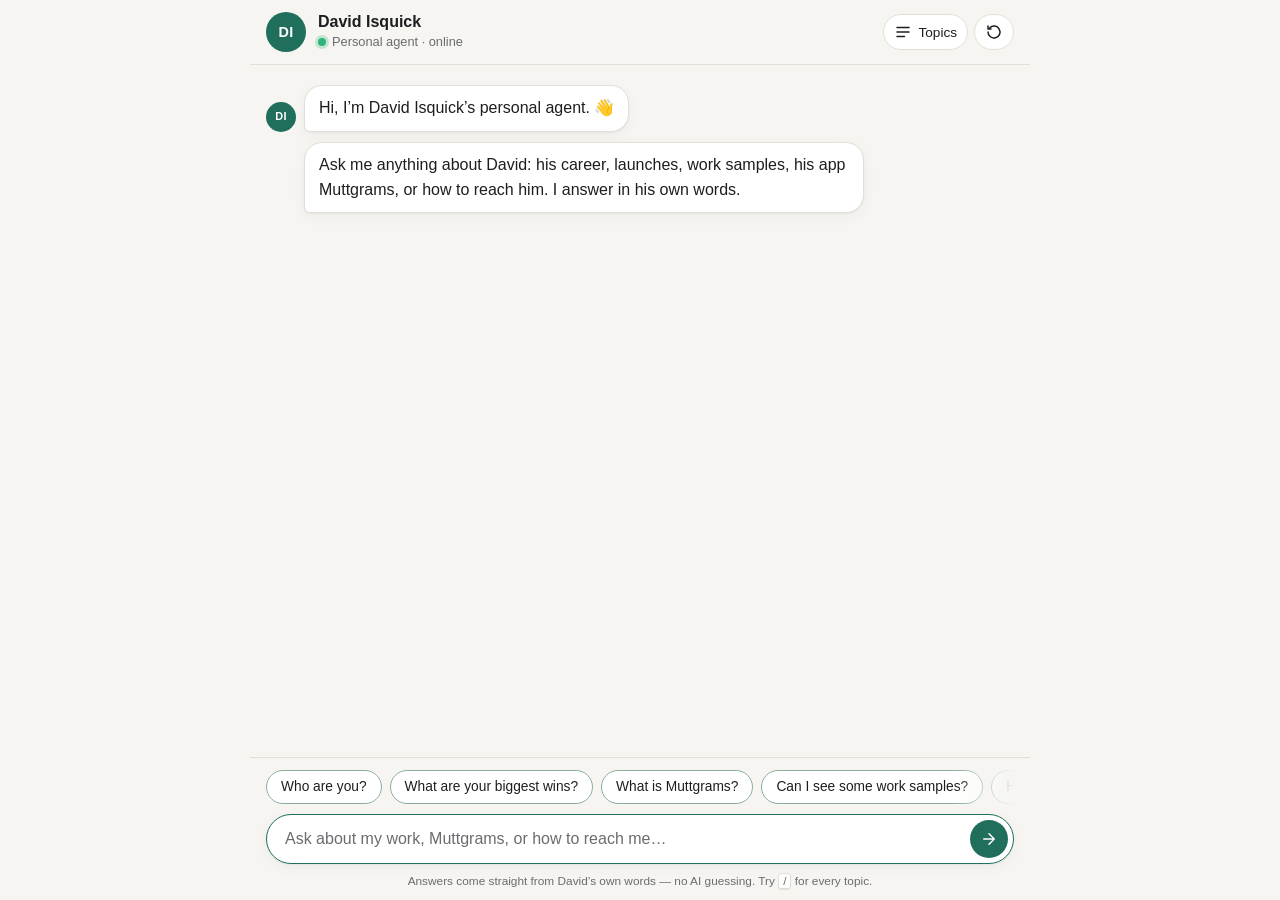
<file: index.html>
<!DOCTYPE html>
<html lang="en-US">
<head>
<meta charset="UTF-8">
<meta name="viewport" content="width=device-width, initial-scale=1, viewport-fit=cover">
<title>David Isquick — Product Marketing Leader | Ask My Agent</title>
<meta name="description" content="Chat with David Isquick's personal agent. Principal Product Marketer at Mintlify, former Head of Product Marketing for Creator and AI at Roblox, and founder of Edira LLC, maker of Muttgrams and Catgrams. Resume, portfolio, work samples, and contact.">
<meta name="author" content="David Isquick">
<meta name="theme-color" content="#f6f5f1" media="(prefers-color-scheme: light)">
<meta name="theme-color" content="#16171a" media="(prefers-color-scheme: dark)">

<link rel="canonical" href="https://www.davidisquick.com/" />
<link rel="alternate" type="text/plain" href="https://www.davidisquick.com/llms.txt" title="llms.txt">
<link rel="alternate" type="text/markdown" href="https://www.davidisquick.com/index.md" title="Markdown version">
<link rel="icon" href="data:image/svg+xml,<svg xmlns='http://www.w3.org/2000/svg' viewBox='0 0 32 32'><rect width='32' height='32' rx='16' fill='%231f6f5c'/><text x='16' y='21' font-family='Arial,sans-serif' font-size='13' font-weight='700' fill='white' text-anchor='middle'>DI</text></svg>">

<meta property="og:type" content="profile" />
<meta property="og:title" content="David Isquick — Ask My Agent" />
<meta property="og:description" content="Product marketing leader across AI, developer platforms, and enterprise SaaS, and founder of Muttgrams. Ask my agent anything." />
<meta property="og:url" content="https://www.davidisquick.com/" />
<meta property="og:site_name" content="David Isquick" />
<meta property="og:image" content="https://www.davidisquick.com/opengraph.jpg" />
<meta property="og:locale" content="en_US" />
<meta property="profile:first_name" content="David" />
<meta property="profile:last_name" content="Isquick" />
<meta name="twitter:card" content="summary_large_image" />
<meta name="twitter:site" content="@isquick" />
<meta name="twitter:title" content="David Isquick — Ask My Agent" />
<meta name="twitter:description" content="Product marketing leader across AI, developer platforms, and enterprise SaaS, and founder of Muttgrams." />
<meta name="twitter:image" content="https://www.davidisquick.com/opengraph.jpg" />

<script type="application/ld+json">
{
  "@context": "https://schema.org",
  "@type": "ProfilePage",
  "url": "https://www.davidisquick.com/",
  "name": "David Isquick",
  "mainEntity": {
    "@type": "Person",
    "@id": "https://www.davidisquick.com/#david",
    "name": "David Isquick",
    "url": "https://www.davidisquick.com/",
    "image": "https://www.davidisquick.com/opengraph.jpg",
    "email": "mailto:david.isquick@gmail.com",
    "jobTitle": "Principal Product Marketer",
    "worksFor": { "@type": "Organization", "name": "Mintlify", "url": "https://mintlify.com" },
    "description": "Product marketing leader across AI, developer platforms, and enterprise SaaS, and founder of Edira LLC, maker of Muttgrams and Catgrams.",
    "knowsAbout": ["Product marketing", "Go-to-market strategy", "Developer marketing", "Generative AI", "Launch tiering", "Pricing", "Positioning", "Sales enablement", "Analyst relations"],
    "alumniOf": [
      { "@type": "Organization", "name": "Roblox" },
      { "@type": "Organization", "name": "Apollo GraphQL" },
      { "@type": "Organization", "name": "Optimizely" },
      { "@type": "Organization", "name": "Facebook" },
      { "@type": "Organization", "name": "Samsung Austin Semiconductor" }
    ],
    "founder": { "@type": "Organization", "name": "Edira LLC" },
    "sameAs": [
      "https://www.linkedin.com/in/davidisquick",
      "https://github.com/isquick82",
      "https://twitter.com/isquick",
      "https://stackoverflow.com/users/1480751/david-isquick"
    ]
  }
}
</script>
<script type="application/ld+json">
{
  "@context": "https://schema.org",
  "@type": "WebSite",
  "url": "https://www.davidisquick.com/",
  "name": "David Isquick",
  "potentialAction": {
    "@type": "SearchAction",
    "target": "https://www.davidisquick.com/?ask={search_term_string}",
    "query-input": "required name=search_term_string"
  }
}
</script>
<script type="application/ld+json">
{
  "@context": "https://schema.org",
  "@type": "MobileApplication",
  "name": "Muttgrams",
  "operatingSystem": "iOS",
  "applicationCategory": "LifestyleApplication",
  "url": "https://muttgrams.com",
  "installUrl": "https://apps.apple.com/us/app/muttgrams/id6759312419",
  "description": "An iOS app that sends you a daily photo from your dog and texts you back in their voice.",
  "offers": { "@type": "Offer", "price": "0", "priceCurrency": "USD" },
  "author": { "@id": "https://www.davidisquick.com/#david" }
}
</script>
<script type="application/ld+json">
{
  "@context": "https://schema.org",
  "@type": "MobileApplication",
  "name": "Catgrams",
  "operatingSystem": "iOS",
  "applicationCategory": "LifestyleApplication",
  "url": "https://catgrams.com",
  "installUrl": "https://apps.apple.com/us/app/catgrams/id6797157394",
  "description": "An iOS app that sends you a daily photo from your cat and texts you back in their voice.",
  "author": { "@id": "https://www.davidisquick.com/#david" }
}
</script>

<script>document.documentElement.classList.add("js");</script>
<link rel="stylesheet" href="agent.css">

<script async src="https://www.googletagmanager.com/gtag/js?id=G-Y3Y4WD82JZ"></script>
<script>
  window.dataLayer = window.dataLayer || [];
  function gtag(){dataLayer.push(arguments);}
  gtag('js', new Date());
  gtag('config', 'G-Y3Y4WD82JZ');
</script>
</head>
<body>

<!-- ============ Chat app (built by agent.js) ============ -->
<div class="app" id="app" hidden>
	<header class="top">
		<div class="who">
			<span class="avatar" aria-hidden="true">DI</span>
			<div>
				<p class="who__name">David Isquick</p>
				<p class="who__status"><span class="dot" aria-hidden="true"></span>Personal agent &middot; online</p>
			</div>
		</div>
		<div class="top__actions">
			<button type="button" class="icon-btn" id="topics-btn" aria-haspopup="dialog" aria-controls="topics" title="Everything I can tell you">
				<svg viewBox="0 0 24 24" aria-hidden="true"><path d="M4 6h16M4 12h16M4 18h10"/></svg>
				<span>Topics</span>
			</button>
			<button type="button" class="icon-btn" id="restart-btn" title="Start over">
				<svg viewBox="0 0 24 24" aria-hidden="true"><path d="M4 12a8 8 0 1 0 2.4-5.7M4 4v4h4"/></svg>
				<span class="visually-hidden">Start over</span>
			</button>
		</div>
	</header>

	<main class="log" id="log" role="log" aria-live="polite" aria-label="Conversation"></main>

	<footer class="dock">
		<div class="chips" id="chips" aria-label="Suggested questions"></div>
		<form class="composer" id="composer" autocomplete="off">
			<label for="input" class="visually-hidden">Ask David's agent</label>
			<input id="input" name="q" type="text" placeholder="Ask about my work, Muttgrams, or how to reach me…" enterkeyhint="send">
			<button type="submit" class="send" aria-label="Send">
				<svg viewBox="0 0 24 24" aria-hidden="true"><path d="M5 12h13M12 5l7 7-7 7"/></svg>
			</button>
		</form>
		<p class="fineprint">Answers come straight from David&#8217;s own words &mdash; no AI guessing. Try <kbd>/</kbd> for every topic.</p>
	</footer>
</div>

<dialog class="topics" id="topics" aria-label="Topics">
	<div class="topics__head">
		<h2>What you can ask me</h2>
		<button type="button" class="icon-btn" id="topics-close" aria-label="Close">
			<svg viewBox="0 0 24 24" aria-hidden="true"><path d="M6 6l12 12M18 6L6 18"/></svg>
		</button>
	</div>
	<div id="topics-list"></div>
</dialog>

<!-- ============ Knowledge base ============
     Everything the agent knows. Readable as a plain page without JavaScript
     (and by search engines and AI crawlers). Each <section class="kb"> is one
     answer:
       data-ask    the question shown on suggestion chips
       data-label  short name in the Topics menu
       data-group  heading it sits under in the Topics menu
       data-keys   comma-separated words or phrases that route a question here
       data-next   follow-up topics suggested after this answer
-->
<div class="kb-page" id="kb">

	<header class="kb-hero">
		<h1>David Isquick</h1>
		<p>Product marketing leader across AI, developer platforms, and enterprise SaaS. Principal Product Marketer at Mintlify and founder of Edira LLC, maker of Muttgrams and Catgrams.</p>
		<nav aria-label="Sections">
			<a href="#about">About</a> &middot; <a href="#experience">Experience</a> &middot; <a href="#portfolio">Portfolio</a> &middot;
			<a href="#samples">Work samples</a> &middot; <a href="#muttgrams">Muttgrams</a> &middot; <a href="#catgrams">Catgrams</a> &middot; <a href="#resume">Resume</a> &middot;
			<a href="#contact">Contact</a>
		</nav>
	</header>

	<section class="kb" id="about" data-label="About me" data-group="Start here" data-ask="Who are you?"
	         data-keys="yourself,who are you,who is david,intro,introduce,bio,background,summary,what do you do,david,isquick,overview,elevator,pitch"
	         data-next="experience,muttgrams,catgrams,contact">
		<h2>Hi, I&#8217;m David Isquick.</h2>
		<p class="kicker">Product marketing leader</p>
		<p class="lede">I build go-to-market strategy for AI, developer platforms, and enterprise SaaS &#8212;
		positioning, launches, pricing narratives, and the sales motion that carries them.</p>
		<p>Right now I&#8217;m Principal Product Marketer at <a href="https://mintlify.com">Mintlify</a>.
		Before that I led product marketing for Creator and AI at Roblox, built the PMM team at
		<a href="https://www.apollographql.com">Apollo GraphQL</a>, and ran developer and product marketing
		at Optimizely and Facebook.</p>
		<p>I&#8217;m also the founder of Edira LLC, where I built and shipped
		<a href="#muttgrams">Muttgrams</a> &#8212; an iOS app that
		sends you a daily photo from your dog and texts you back in their voice &#8212; and its sibling for cat
		people, <a href="#catgrams">Catgrams</a>. Both are live on the App Store.</p>
		<p>Twelve-plus years in, the through line is the same: make technical products legible to the people
		who buy them, and give the team a repeatable way to ship that story.</p>
		<h3>Start here</h3>
		<ul>
			<li><a href="#resume">Resume</a> &#8212; two pages, current as of my move to Mintlify.</li>
			<li><a href="#portfolio">Portfolio</a> &#8212; the launches and programs behind the bullet points.</li>
			<li><a href="https://apps.apple.com/us/app/muttgrams/id6759312419" target="_blank" rel="noopener">Muttgrams</a>
			&#8212; free on the App Store, and the thing I&#8217;m proudest of shipping alone.</li>
			<li><a href="#catgrams">Catgrams</a> &#8212; the same idea for cats, also <a href="https://apps.apple.com/us/app/catgrams/id6797157394" target="_blank" rel="noopener">on the App Store</a>.</li>
		</ul>
	</section>

	<section class="kb" id="experience" data-label="Career at a glance" data-group="Start here" data-ask="Walk me through your career"
	         data-keys="experience,work for,worked for,where have you worked,career,history,jobs,job,worked,work history,companies,roles,timeline,previous,before,past,years"
	         data-next="mintlify,roblox,apollo,optimizely,facebook">
		<h2>Career at a glance</h2>
		<p class="lede">Twelve-plus years of product marketing across AI, developer platforms, and enterprise SaaS.
		Pick any stop to go deeper.</p>
		<ul class="timeline">
			<li><a href="#mintlify"><strong>Mintlify</strong></a><span>Principal Product Marketer &middot; Aug 2026 &ndash; Present</span></li>
			<li><a href="#roblox"><strong>Roblox</strong></a><span>Head of Product Marketing, Creator and AI &middot; Apr 2023 &ndash; Jul 2026</span></li>
			<li><a href="#apollo"><strong>Apollo GraphQL</strong></a><span>Director of Product Marketing &middot; Dec 2020 &ndash; Dec 2022</span></li>
			<li><a href="#optimizely"><strong>Optimizely</strong></a><span>Director, then Senior Manager, Product Marketing &middot; May 2017 &ndash; Nov 2020</span></li>
			<li><a href="#facebook"><strong>Facebook</strong></a><span>Product Marketing Manager, Developer Marketing &middot; Nov 2012 &ndash; Apr 2017</span></li>
			<li><a href="#muttgrams"><strong>Edira LLC</strong></a><span>Founder, maker of Muttgrams and Catgrams</span></li>
		</ul>
		<p class="note">Earlier: Samsung Austin Semiconductor. The full detail is in the <a href="#resume">resume</a>.</p>
	</section>

	<section class="kb" id="portfolio" data-label="Portfolio highlights" data-group="Start here" data-ask="What are your biggest wins?"
	         data-keys="portfolio,wins,win,highlights,accomplishments,achievements,results,impact,proud,best work,launches,launched,programs,metrics,numbers"
	         data-next="samples,talks,method,resume">
		<h2>Portfolio</h2>
		<p class="kicker">Launches, narratives, and the teams behind them</p>
		<p class="lede">Each of these is a program I owned end to end &#8212; positioning through to the sales motion.</p>
		<ul>
			<li><a href="#mintlify"><strong>Mintlify.</strong></a> GTM launch framework with tiering models and lifecycle milestones;
			positioning and keynote content for tier-1 campaigns including the 2026 State of Knowledge Report;
			messaging and GTM for the AI pricing rollout.</li>
			<li><a href="#roblox"><strong>Roblox.</strong></a> GTM for the generative AI suite including the AI Assistant, with 3X
			year-over-year adoption growth; RDC23&#8211;RDC25 Creator Keynote content strategy at a record 98% satisfaction.</li>
			<li><a href="#apollo"><strong>Apollo GraphQL.</strong></a> Enterprise GTM motion, pitch deck, and outreach sequences that
			drove 4X revenue in two years; GraphQL Summit as the top pipeline driver.</li>
			<li><a href="#optimizely"><strong>Optimizely.</strong></a> Launched Optimizely Rollouts and grew it 619% year over year;
			first developer marketing hire.</li>
			<li><a href="#facebook"><strong>Facebook.</strong></a> Grew Facebook Analytics past 800K users; launched Facebook Spaces.</li>
		</ul>
		<h3>Also launched</h3>
		<p>Optimizely Performance Edge &middot; Messenger Platform &middot; Facebook Spaces &middot;
		Optimizely Rollouts &middot; Facebook Analytics &middot; <a href="#muttgrams">Muttgrams</a> &middot;
		<a href="#catgrams">Catgrams</a></p>
	</section>

	<section class="kb" id="mintlify" data-label="Mintlify" data-group="Experience" data-ask="What do you do at Mintlify?"
	         data-keys="mintlify,where do you work,current role,current,currently,now,today,present,right now,current job,knowledge,state of knowledge,ai pricing,pricing,launch framework,tiering,tier,rollbacks,knowledge engineer,docs,documentation"
	         data-next="roblox,method,samples,contact">
		<h2>Mintlify &#8212; Launch framework and AI pricing narrative</h2>
		<p class="meta">Principal Product Marketer &middot; Aug 2026 &ndash; Present</p>
		<p>Built the GTM launch framework from scratch, introducing tiering models and lifecycle
		milestones so PM and PMM run launches the same way every time. Led positioning, keynote
		content, and multi-channel marketing for tier-1 campaigns including the 2026 State of
		Knowledge Report, and defined the positioning pillars and GTM strategy behind the new AI
		pricing rollout. Stood up enterprise sales enablement and analyst briefings, and kicked off
		Win/Loss research and buyer journey gap assessments.</p>
		<p class="tags"><span class="tag">Launch tiering</span><span class="tag">AI pricing</span><span class="tag">Analyst relations</span><span class="tag">Enablement</span></p>
		<h3>Read the work</h3>
		<ul>
			<li><a href="https://www.mintlify.com/blog/knowledge-engineer" target="_blank" rel="noopener">Rise of the Knowledge Engineer</a> &#8212; blog post, Sep 16, 2026</li>
			<li><a href="https://www.mintlify.com/blog/instant-rollbacks" target="_blank" rel="noopener">Announcing Instant Rollbacks</a> &#8212; feature announcement, Aug 31, 2026</li>
		</ul>
	</section>

	<section class="kb" id="roblox" data-label="Roblox" data-group="Experience" data-ask="Tell me about Roblox"
	         data-keys="roblox,generative,genai,gen ai,ai,ai assistant,assistant,creator,creators,rdc,keynote,engine,creation tools,3x,manage,manager,team,lead,leadership,people"
	         data-next="talks,apollo,method,samples">
		<h2>Roblox &#8212; Generative AI suite and the creator ecosystem</h2>
		<p class="meta">Head of Product Marketing, Creator and AI &middot; Apr 2023 &ndash; Jul 2026</p>
		<p>Orchestrated GTM for Roblox&#8217;s generative AI suite, including the launch of the AI
		Assistant, and grew product adoption 3X year over year. Directly managed a team of four PMMs
		covering messaging, naming, and product insights across the end-to-end creator ecosystem:
		Creation Tools, Engine, and Analytics. Ran content strategy for the RDC Creator Keynotes
		(RDC23&#8211;RDC25), including a record 98% satisfaction rate.</p>
		<p class="tags"><span class="tag">Generative AI</span><span class="tag">3X adoption</span><span class="tag">RDC keynotes</span><span class="tag">Team of 4</span></p>
	</section>

	<section class="kb" id="apollo" data-label="Apollo GraphQL" data-group="Experience" data-ask="How did you 4X revenue at Apollo?"
	         data-keys="apollo,graphql,enterprise,4x,revenue,pitch deck,outreach,sequences,icp,abm,account based,ideal customer,summit,pipeline,sales,federation,expedia,build a team,built the team"
	         data-next="optimizely,method,samples,talks">
		<h2>Apollo GraphQL &#8212; Enterprise GTM and 4X revenue</h2>
		<p class="meta">Director of Product Marketing &middot; Dec 2020 &ndash; Dec 2022</p>
		<p>Developed the enterprise go-to-market motion and messaging alongside sales leadership,
		creating the pitch deck and outreach sequences that drove 4X revenue in two years. Built the
		PMM function with four direct reports across messaging, launches, competitive analysis, and
		enablement. Created the ideal customer profile and an account-based marketing strategy with
		marketing ops to prioritize the highest-propensity accounts, and led content for GraphQL
		Summit &#8212; the single largest pipeline driver of any marketing activity.</p>
		<p class="tags"><span class="tag">Enterprise GTM</span><span class="tag">4X revenue</span><span class="tag">ICP &amp; ABM</span><span class="tag">GraphQL Summit</span></p>
		<h3>Read the work</h3>
		<ul>
			<li><a href="https://www.apollographql.com/blog/expedia-improved-performance-by-moving-from-schema-stitching-to-apollo-federation" target="_blank" rel="noopener">Moving from Schema Stitching to Federation: How Expedia improved performance</a> &#8212; blog post, Jul 27, 2021</li>
		</ul>
	</section>

	<section class="kb" id="optimizely" data-label="Optimizely" data-group="Experience" data-ask="What happened with Optimizely Rollouts?"
	         data-keys="optimizely,rollouts,freemium,619,experimentation,feature flags,ab testing,a/b,developer marketing,developers,developer,devrel,opticon,aws,microsoft,partner,partners,integrations"
	         data-next="facebook,samples,method,talks">
		<h2>Optimizely &#8212; Rollouts freemium launch and developer GTM</h2>
		<p class="meta">Director, then Senior Manager, Product Marketing &middot; May 2017 &ndash; Nov 2020</p>
		<p>As the first developer-focused marketing hire, built the developer go-to-market strategy
		across blog, content, and events. Launched the freemium product Optimizely Rollouts in 2019
		and grew it 619% year over year, then drove adoption up another 57% through content, nurture,
		and A/B testing. Later led a team of PMMs on integrated pipeline campaigns, owned content for
		the 2020 conferences attended by 4,000+ prospects, and built the GTM plan for strategic AWS
		and Microsoft integrations.</p>
		<p class="tags"><span class="tag">Freemium launch</span><span class="tag">619% growth</span><span class="tag">Developer marketing</span><span class="tag">Partner GTM</span></p>
		<h3>See the work</h3>
		<ul>
			<li><a href="/Optimizely%20Rollouts%20Product%20Page.pdf" target="_blank" rel="noopener">Optimizely Rollouts product page</a> (PDF)</li>
			<li><a href="/Optimizely%20Home%20Page.pdf" target="_blank" rel="noopener">Optimizely home page</a> &#8212; homepage messaging (PDF)</li>
			<li><a href="/Whitepaper_Getting_Started_with_Product_Experimentation.pdf" target="_blank" rel="noopener">Getting Started with Product Experimentation</a> &#8212; whitepaper (PDF)</li>
			<li><a href="/stop_launching_start_rolling_out.pdf" target="_blank" rel="noopener">Stop Launching, Start Rolling Out</a> &#8212; blog post (PDF)</li>
		</ul>
	</section>

	<section class="kb" id="facebook" data-label="Facebook" data-group="Experience" data-ask="What did you do at Facebook?"
	         data-keys="facebook,meta,analytics,800k,spaces,vr,virtual reality,messenger,f8,client solutions,travel,ads,advertising"
	         data-next="optimizely,samples,portfolio,resume">
		<h2>Facebook &#8212; Analytics to 800K users, and a VR first</h2>
		<p class="meta">Product Marketing Manager, Developer Marketing &middot; Nov 2012 &ndash; Apr 2017</p>
		<p>Brought Facebook Analytics to market and grew it past 800K users through webinars, email,
		social, blogs, events, whitepapers, press and analyst briefings, the product website, and ads.
		Also brought Facebook Spaces to market, Facebook&#8217;s first social VR app. Earlier, as a
		Client Solutions Manager, led ad strategy for top travel clients and grew the leading travel
		client&#8217;s spend by over $7M year over year.</p>
		<p class="tags"><span class="tag">800K users</span><span class="tag">Social VR launch</span><span class="tag">Developer marketing</span></p>
		<h3>See the work</h3>
		<ul>
			<li><a href="/Facebook%20Analytics%20Home%20Page.pdf" target="_blank" rel="noopener">Facebook Analytics home page</a> (PDF)</li>
		</ul>
	</section>

	<section class="kb" id="samples" data-label="Work samples" data-group="The work" data-ask="Can I see some work samples?"
	         data-keys="samples,sample,examples,example,writing,blog,blogs,posts,collateral,pages,pdf,pdfs,whitepaper,portfolio pieces,see your work,read"
	         data-next="talks,method,portfolio,contact">
		<h2>Work samples</h2>
		<p class="lede">Pages, launch collateral, and writing I produced or directed.</p>
		<ul class="files">
			<li><a href="https://www.youtube.com/watch?v=YXQFq-OorNE" target="_blank" rel="noopener">Infinite Possibilities | RDC 2025</a>
				<span class="meta">Roblox &middot; Creator Keynote &middot; RDC25 &middot; YouTube</span>
				<span>Creator keynote from the 2025 Roblox Developers Conference &#8212; creation roadmap,
				tools, and engine capabilities for the next chapter of building on Roblox.</span></li>
			<li><a href="https://www.youtube.com/watch?v=qj3LmJEdk7Y" target="_blank" rel="noopener">Creator Keynote | RDC 2024</a>
				<span class="meta">Roblox &middot; Creator Keynote &middot; RDC24 &middot; YouTube</span>
				<span>Official Creator Keynote from RDC 2024 covering creator and engine product direction
				for the Roblox developer community.</span></li>
			<li><a href="https://www.youtube.com/watch?v=mfYz8weQm4M" target="_blank" rel="noopener">Keynote | RDC 2023</a>
				<span class="meta">Roblox &middot; Creator Keynote &middot; RDC23 &middot; YouTube</span>
				<span>Official keynote from the 2023 Roblox Developers Conference at Fort Mason,
				opening the year&#8217;s creator and platform announcements.</span></li>
			<li><a href="https://www.mintlify.com/blog/knowledge-engineer" target="_blank" rel="noopener">Rise of the Knowledge Engineer</a>
				<span class="meta">Mintlify &middot; Blog post &middot; Sep 16, 2026</span>
				<span>Explores the emerging discipline of knowledge engineering and how teams maintain
				structured, accurate context for AI agents and LLMs.</span></li>
			<li><a href="https://www.mintlify.com/blog/instant-rollbacks" target="_blank" rel="noopener">Announcing Instant Rollbacks</a>
				<span class="meta">Mintlify &middot; Feature announcement &middot; Aug 31, 2026</span>
				<span>Launch announcement for Instant Rollbacks, which lets Mintlify Enterprise customers
				restore a known good deployment in seconds.</span></li>
			<li><a href="https://www.apollographql.com/blog/expedia-improved-performance-by-moving-from-schema-stitching-to-apollo-federation" target="_blank" rel="noopener">Moving from Schema Stitching to Federation: How Expedia improved performance</a>
				<span class="meta">Apollo GraphQL &middot; Blog post &middot; Jul 27, 2021</span>
				<span>Breaks down Expedia Group&#8217;s architectural transition from custom schema stitching to
				Apollo Federation to scale their graph across distributed teams.</span></li>
			<li><a href="/Optimizely%20Rollouts%20Product%20Page.pdf" target="_blank" rel="noopener">Optimizely Rollouts product page</a>
				<span class="meta">Optimizely &middot; Product page &middot; PDF</span></li>
			<li><a href="/Optimizely%20Home%20Page.pdf" target="_blank" rel="noopener">Optimizely home page</a>
				<span class="meta">Optimizely &middot; Homepage messaging &middot; PDF</span></li>
			<li><a href="/Whitepaper_Getting_Started_with_Product_Experimentation.pdf" target="_blank" rel="noopener">Getting Started with Product Experimentation</a>
				<span class="meta">Optimizely &middot; Whitepaper &middot; PDF &middot; <a href="md/samples/getting-started-with-product-experimentation.md" target="_blank" rel="noopener">text version</a></span></li>
			<li><a href="/stop_launching_start_rolling_out.pdf" target="_blank" rel="noopener">Stop Launching, Start Rolling Out</a>
				<span class="meta">Blog post &middot; PDF &middot; <a href="md/samples/stop-launching-start-rolling-out.md" target="_blank" rel="noopener">text version</a></span></li>
			<li><a href="/Facebook%20Analytics%20Home%20Page.pdf" target="_blank" rel="noopener">Facebook Analytics home page</a>
				<span class="meta">Facebook &middot; Product page &middot; PDF</span></li>
			<li><a href="/Optimizely%20Getting%20Started%20with%20Product%20Experimentation.pdf" target="_blank" rel="noopener">Getting Started with Product Experimentation</a>
				<span class="meta">Optimizely &middot; Guide &middot; PDF &middot; <a href="md/samples/getting-started-with-product-experimentation.md" target="_blank" rel="noopener">text version</a></span></li>
		</ul>
	</section>

	<section class="kb" id="talks" data-label="Keynotes &amp; conferences" data-group="The work" data-ask="Which keynotes and conferences have you run?"
	         data-keys="talks,talk,keynote,keynotes,conference,conferences,events,event,speaking,speaker,stage,video,videos,youtube,rdc,summit,opticon,f8,test and learn"
	         data-next="roblox,samples,apollo,contact">
		<h2>Keynotes &amp; conferences</h2>
		<p>GraphQL Summit (Apollo GraphQL) &middot;
		<a href="https://www.youtube.com/watch?v=YXQFq-OorNE" target="_blank" rel="noopener">RDC25</a>,
		<a href="https://www.youtube.com/watch?v=qj3LmJEdk7Y" target="_blank" rel="noopener">RDC24</a>, and
		<a href="https://www.youtube.com/watch?v=mfYz8weQm4M" target="_blank" rel="noopener">RDC23</a>
		Creator Keynotes (Roblox) &middot;
		Opticon and Test and Learn (Optimizely) &middot; F8 (Facebook)</p>
		<p>I ran content strategy for the RDC Creator Keynotes from RDC23 through RDC25, including a record 98% satisfaction rate,
		and led content for GraphQL Summit &#8212; the single largest pipeline driver of any marketing activity at Apollo.</p>
	</section>

	<section class="kb" id="method" data-label="How I work" data-group="The work" data-ask="How do you approach product marketing?"
	         data-keys="approach,philosophy,process,method,methodology,principles,style,believe,why hire,hire you,what makes,different,values,product marketing,marketing"
	         data-next="portfolio,mintlify,apollo,contact">
		<h2>How I work</h2>
		<p class="lede">The pattern underneath the launches.</p>
		<h3>Start with the buyer, not the feature</h3>
		<p>Ideal customer profile first, then messaging. At Apollo that meant an ICP and ABM strategy built with
		marketing ops before a single sequence went out.</p>
		<h3>Make launches repeatable</h3>
		<p>Tiering models and lifecycle milestones turn launches from heroics into a process PM and PMM can run
		together, which is what the Mintlify framework is for.</p>
		<h3>Developers notice when you respect them</h3>
		<p>Freemium products, honest docs, and real technical content beat campaign volume. Rollouts grew 619%
		year over year on that premise.</p>
		<h3>Enable the people who carry the story</h3>
		<p>Pitch decks, sequences, and analyst briefings are where positioning either survives contact with the
		market or quietly dies.</p>
	</section>

	<section class="kb" id="muttgrams" data-label="Muttgrams" data-group="Side quests" data-ask="What is Muttgrams?"
	         data-keys="muttgrams,muttgram,dog,dogs,pup,puppy,pet,pets,app,ios,iphone,ipad,app store,edira,founder,founded,startup,side project,side hustle,built,build,company,your own,tamagotchi"
	         data-next="catgrams,method,about,contact">
		<h2>Muttgrams</h2>
		<p class="kicker">Founder &#183; Edira LLC</p>
		<p class="lede">Muttgrams is an iOS app that turns your dog into a text thread. Every day a photo
		&#8220;from&#8221; your pup lands in chat, and whatever you send gets a reply in their voice.</p>
		<p class="actions">
			<a class="btn" href="https://apps.apple.com/us/app/muttgrams/id6759312419" target="_blank" rel="noopener">Download on the App&nbsp;Store</a>
			<a class="btn btn--ghost" href="https://muttgrams.com" target="_blank" rel="noopener">muttgrams.com</a>
		</p>
		<h3>How it works</h3>
		<ul>
			<li>Add photos of your dog. Your daily Muttgram and the chat replies draw from the pictures you pick.</li>
			<li>Pick their personality &#8212; goofy, chill, sassy, or a mix &#8212; so the messages sound like
			your dog instead of a generic bot.</li>
			<li>Take care of them. Chatting earns treats, toys, and bones you can pass along to your pup.</li>
		</ul>
		<h3>Why I built it</h3>
		<p>Twelve years of marketing other people&#8217;s products left me wanting one of my own end to end,
		so I started Edira LLC and shipped Muttgrams to the App Store in July 2026: the product idea, the app,
		the AI chat, the subscription, and the marketing site. It&#8217;s a Tamagotchi crossed with a chatbot,
		and it is the shortest feedback loop I have ever had between a positioning decision and a real user.</p>
		<p class="note">Free on iPhone and iPad, with an optional Muttgrams Pro subscription.</p>
		<p>Team cat? <a href="#catgrams">Catgrams</a> does the same thing for your cat.</p>
	</section>

	<section class="kb" id="catgrams" data-label="Catgrams" data-group="Side quests" data-ask="What is Catgrams?"
	         data-keys="catgrams,catgram,cat,cats,kitty,kitten,kittens,feline,meow,cat app,cat version,second app,other app,another app,apps"
	         data-next="muttgrams,method,contact,hampster">
		<h2>Catgrams</h2>
		<p class="kicker">Founder &#183; Edira LLC &#183; Live on the App Store</p>
		<p class="lede">Catgrams is Muttgrams for cat people: an iOS app that turns your cat into a text thread.
		Every day a photo &#8220;from&#8221; your cat lands in chat, and whatever you send gets a reply in their voice.</p>
		<p class="actions">
			<a class="btn" href="https://apps.apple.com/us/app/catgrams/id6797157394" target="_blank" rel="noopener">Download on the App&nbsp;Store</a>
			<a class="btn btn--ghost" href="https://catgrams.com" target="_blank" rel="noopener">catgrams.com</a>
		</p>
		<h3>How it works</h3>
		<ul>
			<li>Add photos of your cat and tell it their name, breed, and personality.</li>
			<li>Every day you get a photo &#8220;from&#8221; your cat, drawn from the pictures you pick.</li>
			<li>Text them, and they reply in their own voice. Chats are private to you &#8212; there&#8217;s no social feed.</li>
		</ul>
		<p>Muttgrams proved the idea, so I shipped a second app for the other half of the pet world.</p>
	</section>

	<section class="kb" id="resume" data-label="Resume" data-group="Get in touch" data-ask="Can I get your resume?"
	         data-keys="resume,résumé,cv,curriculum,pdf,download,education,school,skills,degree,samsung"
	         data-next="portfolio,experience,contact">
		<h2>Resume</h2>
		<p>Two pages: experience at Mintlify, Roblox, Apollo GraphQL, Optimizely, Facebook, and Samsung Austin
		Semiconductor, plus education and skills. Current as of my move to Mintlify.</p>
		<p class="actions">
			<a class="btn" href="resume.pdf" target="_blank" rel="noopener">Open resume</a>
			<a class="btn btn--ghost" href="resume.pdf" download>Download PDF</a>
			<a class="btn btn--ghost" href="resume.md" target="_blank" rel="noopener">Plain text (.md)</a>
		</p>
	</section>

	<section class="kb" id="contact" data-label="Contact &amp; socials" data-group="Get in touch" data-ask="How can I reach you?"
	         data-keys="contact,reach,email,mail,touch,connect,call,meet,reach out,get in touch,hire,hiring,recruit,recruiter,recruiting,opportunity,opportunities,open to,new role,new roles,available,role,linkedin,github,twitter,x.com,stack overflow,stackoverflow,social,socials,find you,online"
	         data-next="resume,portfolio,muttgrams">
		<h2>Find me online</h2>
		<p>Happy to talk positioning, developer marketing, or how to make an AI launch land.</p>
		<ul class="links">
			<li><a href="mailto:david.isquick@gmail.com">david.isquick@gmail.com</a> <span class="meta">Email</span></li>
			<li><a href="https://www.linkedin.com/in/davidisquick" target="_blank" rel="noopener">linkedin.com/in/davidisquick</a> <span class="meta">LinkedIn</span></li>
			<li><a href="https://github.com/isquick82" target="_blank" rel="noopener">github.com/isquick82</a> <span class="meta">GitHub</span></li>
			<li><a href="https://twitter.com/isquick" target="_blank" rel="noopener">twitter.com/isquick</a> <span class="meta">Twitter</span></li>
			<li><a href="https://stackoverflow.com/users/1480751/david-isquick" target="_blank" rel="noopener">Stack Overflow</a> <span class="meta">Stack Overflow</span></li>
		</ul>
	</section>

	<section class="kb" id="hampster" data-label="The Hampster Dance" data-group="Side quests" data-ask="Show me something fun"
	         data-keys="hampster,hamster,fun,funny,joke,jokes,dance,party,surprise,easter egg,bored,random,weird,silly,90s,geocities"
	         data-next="retro,bin,muttgrams">
		<h2>THE HAMPSTER DANCE</h2>
		<p class="hampsters" role="img" aria-label="A row of dancing cartoon hamsters">
			<img src="hampster/anin.gif" alt="" width="144" height="48" loading="lazy"><img src="hampster/hamu.gif" alt="" width="60" height="70" loading="lazy"><img src="hampster/gerbil.gif" alt="" width="60" height="70" loading="lazy"><img src="hampster/hamwalk.gif" alt="" width="53" height="74" loading="lazy"><img src="hampster/hamu.gif" alt="" width="60" height="70" loading="lazy"><img src="hampster/anin.gif" alt="" width="144" height="48" loading="lazy">
		</p>
		<p>dance the night away. Tribute to Deidre LaCarte&#8217;s 1998 original.</p>
	</section>

	<section class="kb" id="retro" data-label="The old Isquick 96 desktop" data-group="Side quests" data-ask="Can I see the old site?"
	         data-keys="old site,old website,retro,windows,windows 95,desktop,isquick 96,classic,previous site,nostalgia,computer,my computer,boot"
	         data-next="hampster,bin,about">
		<h2>Isquick 96, Product Marketing Edition</h2>
		<p>Before I had an agent, this site was a beige 90s desktop with a CRT, a boot screen, and a Start menu. It still runs.</p>
		<p class="actions"><a class="btn" href="retro.html">Boot the retro desktop</a></p>
		<p class="note">3&frac12; Floppy (A:) holds one file: <a href="resume.pdf">resume_FINAL_v2_reallyfinal.pdf</a>.
		CD-ROM (D:) says no disc inserted. Please insert a launch plan and try again.</p>
	</section>

	<section class="kb" id="bin" data-label="The recycle bin" data-group="Side quests" data-ask="What's in your recycle bin?"
	         data-keys="recycle,bin,trash,deleted,delete,garbage,buzzwords,synergy,bad marketing,leading platform,cliche,cliches,never"
	         data-next="method,hampster,portfolio">
		<h2>Recycle bin</h2>
		<ul class="links">
			<li><strong>synergy_messaging_v14.doc</strong> <span class="meta">Deleted &middot; no survivors</span></li>
			<li><strong>we_are_the_leading_platform.ppt</strong> <span class="meta">Deleted &middot; said nothing</span></li>
			<li><strong>launch_tiering_argument.eml</strong> <span class="meta">Resolved &middot; see <a href="#mintlify">Mintlify</a></span></li>
		</ul>
	</section>

	<footer class="kb-foot">
		<p>&copy; David Isquick &middot; <a href="resume.pdf">Resume</a> &middot; <a href="mailto:david.isquick@gmail.com">Email</a> &middot; <a href="llms.txt">llms.txt</a> &middot; <a href="index.md">Markdown</a></p>
	</footer>
</div>

<script src="agent.js"></script>
</body>
</html>
</file>
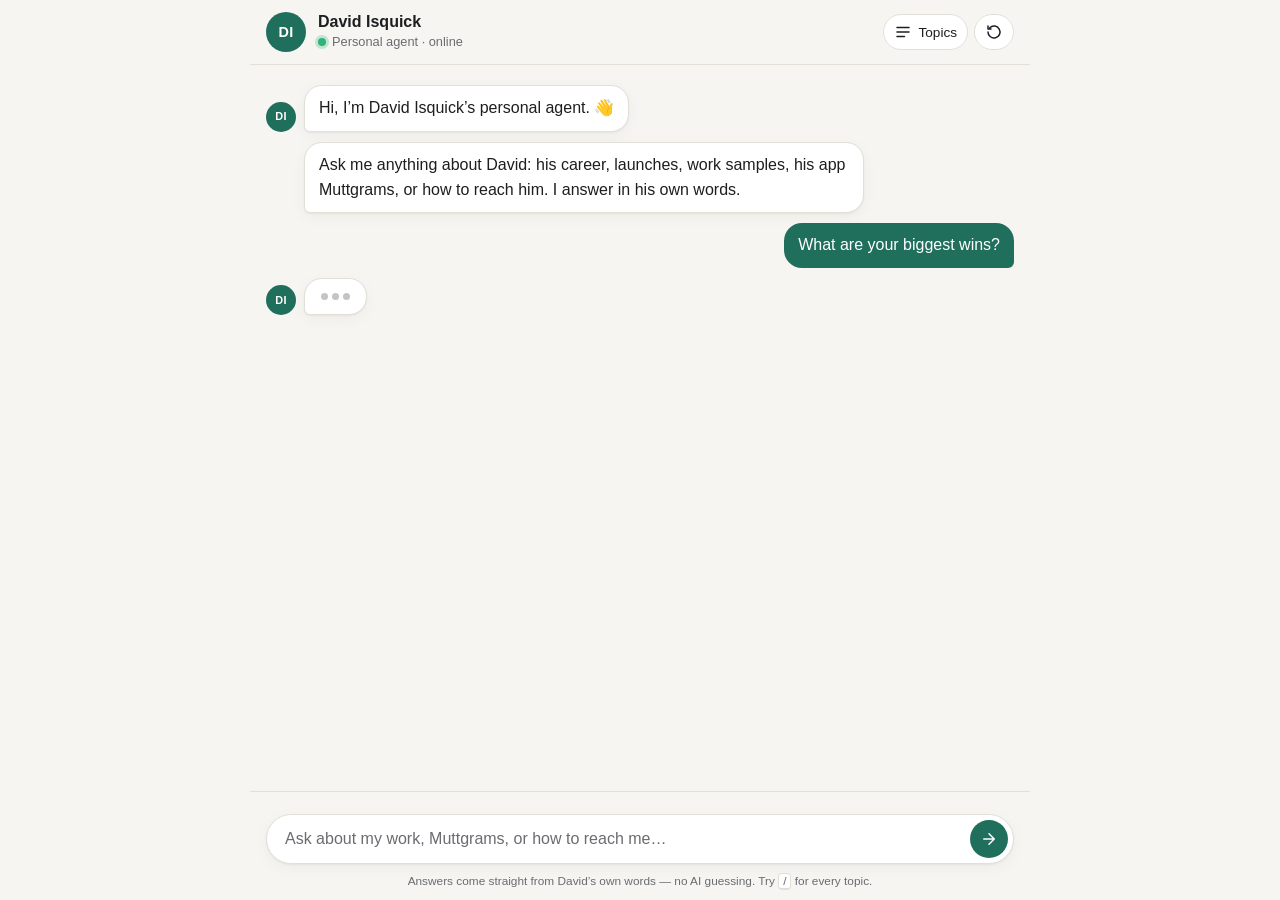
<file: portfolio.html>
<!DOCTYPE html>
<html lang="en-US">
<head>
<meta charset="UTF-8">
<meta name="viewport" content="width=device-width, initial-scale=1">
<title>Portfolio — David Isquick</title>
<link rel="canonical" href="https://www.davidisquick.com/#portfolio" />
<meta name="robots" content="noindex, follow">
<meta http-equiv="refresh" content="0; url=/#portfolio">
<script>window.location.replace("/#portfolio");</script>
</head>
<body>
<p>The portfolio now lives on the home page. <a href="/#portfolio">Go to David Isquick&#8217;s portfolio</a>.</p>
</body>
</html>
</file>
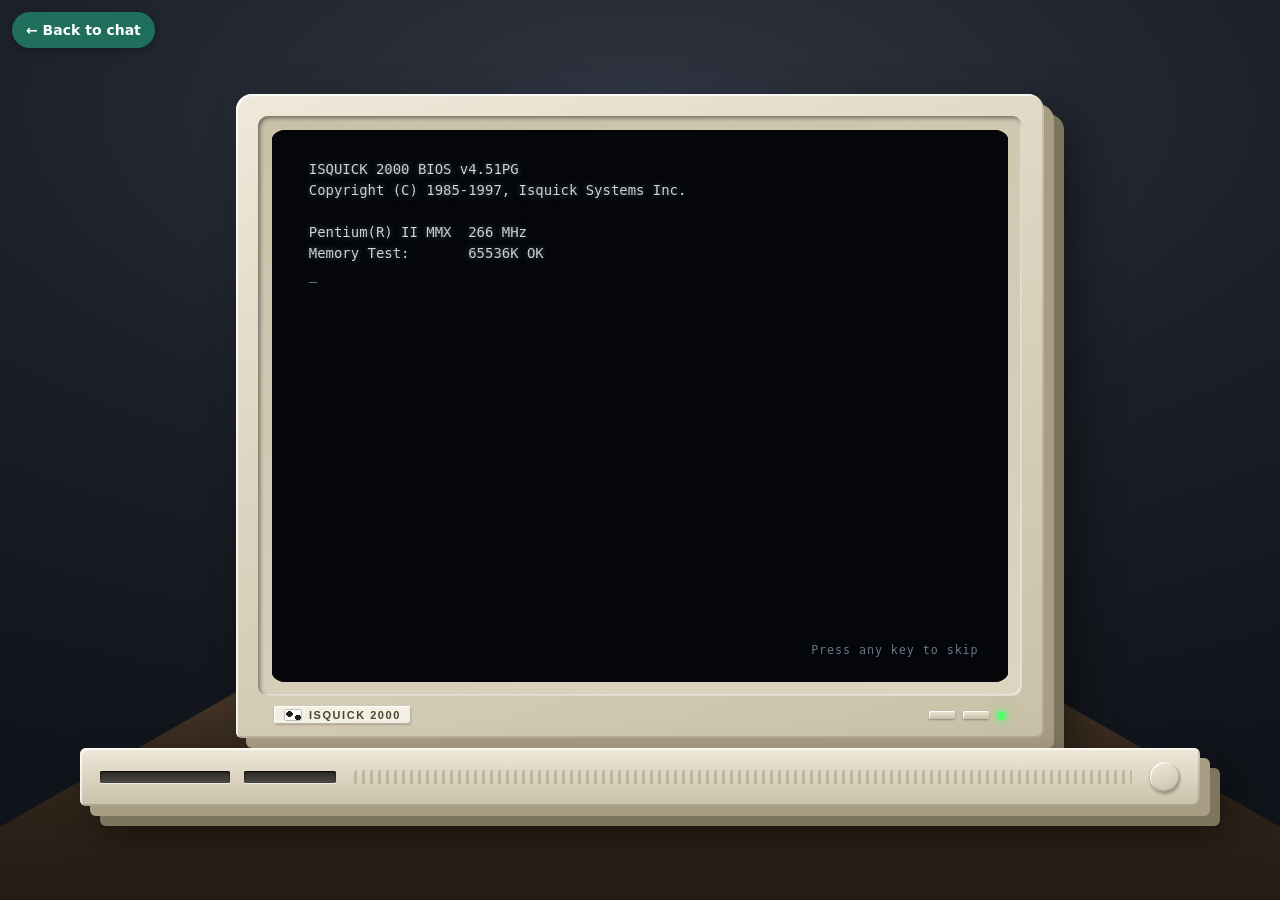
<file: retro-portfolio.html>
<!DOCTYPE html>
<html lang="en-US">
<head>
<meta charset="UTF-8">
<meta name="viewport" content="width=device-width, initial-scale=1">
<title>Portfolio — David Isquick</title>
<meta name="description" content="Product marketing work by David Isquick: GTM launches and programs at Mintlify, Roblox, Apollo GraphQL, Optimizely, and Facebook.">

<link rel="canonical" href="https://www.davidisquick.com/" />
<meta name="robots" content="noindex">
<link rel="icon" href="data:image/svg+xml,<svg xmlns='http://www.w3.org/2000/svg' viewBox='0 0 32 32'><rect width='32' height='32' fill='%23008080'/><rect x='4' y='6' width='24' height='16' rx='1' fill='%23ded9ca'/><rect x='6' y='8' width='20' height='12' fill='%232a6fb0'/><rect x='12' y='23' width='8' height='3' fill='%23ded9ca'/></svg>">

<meta property="og:type" content="website" />
<meta property="og:title" content="Portfolio — David Isquick" />
<meta property="og:description" content="GTM launches and programs at Mintlify, Roblox, Apollo GraphQL, Optimizely, and Facebook." />
<meta property="og:url" content="https://www.davidisquick.com/portfolio" />
<meta property="og:site_name" content="David Isquick" />
<meta property="og:image" content="https://www.davidisquick.com/opengraph.jpg" />
<meta property="og:locale" content="en_US" />

<link rel="stylesheet" href="retro.css">

<script async src="https://www.googletagmanager.com/gtag/js?id=G-Y3Y4WD82JZ"></script>
<script>
  window.dataLayer = window.dataLayer || [];
  function gtag(){dataLayer.push(arguments);}
  gtag('js', new Date());
  gtag('config', 'G-Y3Y4WD82JZ');
</script>
</head>
<body data-page="portfolio">

<a class="back-to-chat" href="/">&larr; Back to chat</a>


<h1 class="visually-hidden">Portfolio — David Isquick</h1>

<noscript>
	<div class="noscript">
		<h2>Portfolio — David Isquick</h2>
		<p><strong>Mintlify.</strong> GTM launch framework with tiering models and lifecycle milestones;
		positioning and keynote content for tier-1 campaigns including the 2026 State of Knowledge Report;
		messaging and GTM for the AI pricing rollout.</p>
		<p><strong>Roblox.</strong> GTM for the generative AI suite including the AI Assistant, with 3X
		year-over-year adoption growth; RDC23&#8211;RDC25 Creator Keynote content strategy at a record 98% satisfaction.</p>
		<p><strong>Apollo GraphQL.</strong> Enterprise GTM motion, pitch deck, and outreach sequences that
		drove 4X revenue in two years; GraphQL Summit as the top pipeline driver.</p>
		<p><strong>Optimizely.</strong> Launched Optimizely Rollouts and grew it 619% year over year;
		first developer marketing hire.</p>
		<p><strong>Facebook.</strong> Grew Facebook Analytics past 800K users; launched Facebook Spaces.</p>
		<p><a href="/">&larr; Back to the chat site</a> &middot; <a href="retro.html">Home</a> &middot; <a href="resume.pdf">Resume (PDF)</a></p>
	</div>
</noscript>

<div class="scene">
	<div class="rig">
		<div class="monitor">
			<div class="monitor__bezel">
				<div class="screen">

					<section class="layer boot" id="boot" aria-label="System startup">
						<pre class="boot__text" id="boot-text"></pre>
						<p class="boot__skip">Press any key to skip</p>
					</section>

					<section class="layer splash" id="splash" hidden aria-label="Loading">
						<p class="splash__logo">Isquick<span>96</span></p>
						<p class="splash__sub">Product Marketing Edition</p>
						<div class="splash__bar"><div class="splash__fill" id="splash-fill"></div></div>
					</section>

					<section class="layer desktop" id="desktop" hidden aria-label="Desktop"></section>

					<div class="crt" aria-hidden="true"></div>
				</div>
			</div>

			<div class="monitor__chin">
				<span class="badge"><span class="badge__cow" aria-hidden="true"></span>Isquick 2000</span>
				<span class="knobs">
					<button type="button" class="knob" data-bright="-1" aria-label="Decrease brightness" title="Brightness −"></button>
					<button type="button" class="knob" data-bright="1" aria-label="Increase brightness" title="Brightness +"></button>
					<span class="led" aria-hidden="true"></span>
				</span>
			</div>
		</div>

		<div class="case">
			<span class="drives" aria-hidden="true">
				<span class="slot slot--cd"></span>
				<span class="slot slot--floppy"></span>
			</span>
			<span class="vents" aria-hidden="true"></span>
			<button type="button" class="power-btn" aria-label="Power" title="Power"></button>
		</div>
	</div>
</div>

<!-- ---------- desktop icons ---------- -->
<ul id="icons-source" hidden>
	<li data-icon="chat" data-label="Chat with My Agent" data-href="/"></li>
	<li data-icon="home" data-label="Home" data-href="retro.html"></li>
	<li data-icon="case" data-label="Portfolio" data-window="portfolio"></li>
	<li data-icon="pdf" data-label="Resume.pdf" data-window="resume"></li>
	<li data-icon="folder" data-label="Work Samples" data-window="samples"></li>
	<li data-icon="folder" data-label="How I Work" data-window="method"></li>
	<li data-icon="globe" data-label="Find Me Online" data-window="contact"></li>
</ul>

<!-- ---------- start menu ---------- -->
<ul id="startmenu-source" hidden>
	<li data-icon="chat" data-label="Chat with My Agent" data-href="/"></li>
	<li data-icon="home" data-label="Home" data-href="retro.html"></li>
	<li data-icon="case" data-label="Portfolio" data-window="portfolio"></li>
	<li data-icon="pdf" data-label="Resume" data-window="resume"></li>
	<li data-icon="folder" data-label="Work Samples" data-window="samples"></li>
	<li data-icon="folder" data-label="How I Work" data-window="method"></li>
	<li data-icon="floppy" data-label="Download Resume (PDF)" data-href="resume.pdf" data-external></li>
</ul>

<!-- ---------- window contents ---------- -->
<div id="windows-source" hidden>

	<article data-id="portfolio" data-title="Portfolio" data-icon="case" data-open data-max
	         data-menu="File|Edit|View|Help" data-status="5 objects|Sorted by most recent"
	         data-w="760" data-h="580" data-x="130" data-y="24">
		<h2>Portfolio</h2>
		<p class="kicker">Launches, narratives, and the teams behind them</p>
		<p class="lede">Twelve-plus years of product marketing across AI, developer platforms, and enterprise
		SaaS. Each folder below is a program I owned end to end &#8212; positioning through to the sales motion.</p>

		<ul class="files">
			<li>
				<svg viewBox="0 0 32 32" aria-hidden="true"><use href="#i-folder"/></svg>
				<div>
					<h3>Mintlify &#8212; Launch framework and AI pricing narrative</h3>
					<p class="meta">Principal Product Marketer &middot; Aug 2026 &ndash; Present</p>
					<p>Built the GTM launch framework from scratch, introducing tiering models and lifecycle
					milestones so PM and PMM run launches the same way every time. Led positioning, keynote
					content, and multi-channel marketing for tier-1 campaigns including the 2026 State of
					Knowledge Report, and defined the positioning pillars and GTM strategy behind the new AI
					pricing rollout. Stood up enterprise sales enablement and analyst briefings, and kicked off
					Win/Loss research and buyer journey gap assessments.</p>
					<p class="tags"><span class="tag">Launch tiering</span><span class="tag">AI pricing</span><span class="tag">Analyst relations</span><span class="tag">Enablement</span></p>
				</div>
			</li>

			<li>
				<svg viewBox="0 0 32 32" aria-hidden="true"><use href="#i-folder"/></svg>
				<div>
					<h3>Roblox &#8212; Generative AI suite and the creator ecosystem</h3>
					<p class="meta">Head of Product Marketing, Creator and AI &middot; Apr 2023 &ndash; Jul 2026</p>
					<p>Orchestrated GTM for Roblox&#8217;s generative AI suite, including the launch of the AI
					Assistant, and grew product adoption 3X year over year. Directly managed a team of four PMMs
					covering messaging, naming, and product insights across the end-to-end creator ecosystem:
					Creation Tools, Engine, and Analytics. Ran content strategy for the RDC Creator Keynotes
					(RDC23&#8211;RDC25), including a record 98% satisfaction rate.</p>
					<p class="tags"><span class="tag">Generative AI</span><span class="tag">3X adoption</span><span class="tag">RDC keynotes</span><span class="tag">Team of 4</span></p>
				</div>
			</li>

			<li>
				<svg viewBox="0 0 32 32" aria-hidden="true"><use href="#i-folder"/></svg>
				<div>
					<h3>Apollo GraphQL &#8212; Enterprise GTM and 4X revenue</h3>
					<p class="meta">Director of Product Marketing &middot; Dec 2020 &ndash; Dec 2022</p>
					<p>Developed the enterprise go-to-market motion and messaging alongside sales leadership,
					creating the pitch deck and outreach sequences that drove 4X revenue in two years. Built the
					PMM function with four direct reports across messaging, launches, competitive analysis, and
					enablement. Created the ideal customer profile and an account-based marketing strategy with
					marketing ops to prioritize the highest-propensity accounts, and led content for GraphQL
					Summit &#8212; the single largest pipeline driver of any marketing activity.</p>
					<p class="tags"><span class="tag">Enterprise GTM</span><span class="tag">4X revenue</span><span class="tag">ICP &amp; ABM</span><span class="tag">GraphQL Summit</span></p>
				</div>
			</li>

			<li>
				<svg viewBox="0 0 32 32" aria-hidden="true"><use href="#i-folder"/></svg>
				<div>
					<h3>Optimizely &#8212; Rollouts freemium launch and developer GTM</h3>
					<p class="meta">Director, then Senior Manager, Product Marketing &middot; May 2017 &ndash; Nov 2020</p>
					<p>As the first developer-focused marketing hire, built the developer go-to-market strategy
					across blog, content, and events. Launched the freemium product Optimizely Rollouts in 2019
					and grew it 619% year over year, then drove adoption up another 57% through content, nurture,
					and A/B testing. Later led a team of PMMs on integrated pipeline campaigns, owned content for
					the 2020 conferences attended by 4,000+ prospects, and built the GTM plan for strategic AWS
					and Microsoft integrations.</p>
					<p class="tags"><span class="tag">Freemium launch</span><span class="tag">619% growth</span><span class="tag">Developer marketing</span><span class="tag">Partner GTM</span></p>
				</div>
			</li>

			<li>
				<svg viewBox="0 0 32 32" aria-hidden="true"><use href="#i-folder"/></svg>
				<div>
					<h3>Facebook &#8212; Analytics to 800K users, and a VR first</h3>
					<p class="meta">Product Marketing Manager, Developer Marketing &middot; Nov 2012 &ndash; Apr 2017</p>
					<p>Brought Facebook Analytics to market and grew it past 800K users through webinars, email,
					social, blogs, events, whitepapers, press and analyst briefings, the product website, and ads.
					Also brought Facebook Spaces to market, Facebook&#8217;s first social VR app. Earlier, as a
					Client Solutions Manager, led ad strategy for top travel clients and grew the leading travel
					client&#8217;s spend by over $7M year over year.</p>
					<p class="tags"><span class="tag">800K users</span><span class="tag">Social VR launch</span><span class="tag">Developer marketing</span></p>
				</div>
			</li>
		</ul>

		<h3>Also launched</h3>
		<p>Optimizely Performance Edge &middot; Messenger Platform &middot; Facebook Spaces &middot;
		Optimizely Rollouts &middot; Facebook Analytics</p>

		<h3>Conferences</h3>
		<p>GraphQL Summit (Apollo GraphQL) &middot;
		<a href="https://www.youtube.com/watch?v=YXQFq-OorNE" target="_blank" rel="noopener">RDC25</a>,
		<a href="https://www.youtube.com/watch?v=qj3LmJEdk7Y" target="_blank" rel="noopener">RDC24</a>, and
		<a href="https://www.youtube.com/watch?v=mfYz8weQm4M" target="_blank" rel="noopener">RDC23</a>
		Creator Keynotes (Roblox) &middot;
		Opticon and Test and Learn (Optimizely) &middot; F8 (Facebook)</p>

		<p class="note">Open the Work Samples folder for pages, collateral, and writing, or
		<a href="resume.pdf">read the resume</a>.</p>
	</article>

	<article data-id="samples" data-title="Work Samples" data-icon="folder"
	         data-menu="File|Edit|View|Help" data-status="12 objects|Sorted by most recent"
	         data-w="560" data-h="500" data-x="170" data-y="52">
		<h2>Work Samples</h2>
		<p class="lede">Pages, launch collateral, and writing I produced or directed.</p>
		<ul class="files">
			<li>
				<svg viewBox="0 0 32 32" aria-hidden="true"><use href="#i-globe"/></svg>
				<div>
					<h3><a href="https://www.youtube.com/watch?v=YXQFq-OorNE" target="_blank" rel="noopener">Infinite Possibilities | RDC 2025</a></h3>
					<p class="meta">Roblox &middot; Creator Keynote &middot; RDC25 &middot; YouTube</p>
					<p>Creator keynote from the 2025 Roblox Developers Conference &#8212; creation roadmap,
					tools, and engine capabilities for the next chapter of building on Roblox.</p>
				</div>
			</li>
			<li>
				<svg viewBox="0 0 32 32" aria-hidden="true"><use href="#i-globe"/></svg>
				<div>
					<h3><a href="https://www.youtube.com/watch?v=qj3LmJEdk7Y" target="_blank" rel="noopener">Creator Keynote | RDC 2024</a></h3>
					<p class="meta">Roblox &middot; Creator Keynote &middot; RDC24 &middot; YouTube</p>
					<p>Official Creator Keynote from RDC 2024 covering creator and engine product direction
					for the Roblox developer community.</p>
				</div>
			</li>
			<li>
				<svg viewBox="0 0 32 32" aria-hidden="true"><use href="#i-globe"/></svg>
				<div>
					<h3><a href="https://www.youtube.com/watch?v=mfYz8weQm4M" target="_blank" rel="noopener">Keynote | RDC 2023</a></h3>
					<p class="meta">Roblox &middot; Creator Keynote &middot; RDC23 &middot; YouTube</p>
					<p>Official keynote from the 2023 Roblox Developers Conference at Fort Mason,
					opening the year&#8217;s creator and platform announcements.</p>
				</div>
			</li>
			<li>
				<svg viewBox="0 0 32 32" aria-hidden="true"><use href="#i-globe"/></svg>
				<div>
					<h3><a href="https://www.mintlify.com/blog/knowledge-engineer" target="_blank" rel="noopener">Rise of the Knowledge Engineer</a></h3>
					<p class="meta">Mintlify &middot; Blog post &middot; Sep 16, 2026</p>
					<p>Explores the emerging discipline of knowledge engineering and how teams maintain
					structured, accurate context for AI agents and LLMs.</p>
				</div>
			</li>
			<li>
				<svg viewBox="0 0 32 32" aria-hidden="true"><use href="#i-globe"/></svg>
				<div>
					<h3><a href="https://www.mintlify.com/blog/instant-rollbacks" target="_blank" rel="noopener">Announcing Instant Rollbacks</a></h3>
					<p class="meta">Mintlify &middot; Feature announcement &middot; Aug 31, 2026</p>
					<p>Launch announcement for Instant Rollbacks, which lets Mintlify Enterprise customers
					restore a known good deployment in seconds.</p>
				</div>
			</li>
			<li>
				<svg viewBox="0 0 32 32" aria-hidden="true"><use href="#i-globe"/></svg>
				<div>
					<h3><a href="https://www.apollographql.com/blog/expedia-improved-performance-by-moving-from-schema-stitching-to-apollo-federation" target="_blank" rel="noopener">Moving from Schema Stitching to Federation: How Expedia improved performance</a></h3>
					<p class="meta">Apollo GraphQL &middot; Blog post &middot; Jul 27, 2021</p>
					<p>Breaks down Expedia Group&#8217;s architectural transition from custom schema stitching to
					Apollo Federation to scale their graph across distributed teams.</p>
				</div>
			</li>
			<li>
				<svg viewBox="0 0 32 32" aria-hidden="true"><use href="#i-pdf"/></svg>
				<div>
					<h3><a href="/Optimizely%20Rollouts%20Product%20Page.pdf" target="_blank" rel="noopener">Optimizely Rollouts product page</a></h3>
					<p class="meta">Optimizely &middot; Product page</p>
				</div>
			</li>
			<li>
				<svg viewBox="0 0 32 32" aria-hidden="true"><use href="#i-pdf"/></svg>
				<div>
					<h3><a href="/Optimizely%20Home%20Page.pdf" target="_blank" rel="noopener">Optimizely home page</a></h3>
					<p class="meta">Optimizely &middot; Homepage messaging</p>
				</div>
			</li>
			<li>
				<svg viewBox="0 0 32 32" aria-hidden="true"><use href="#i-pdf"/></svg>
				<div>
					<h3><a href="/Whitepaper_Getting_Started_with_Product_Experimentation.pdf" target="_blank" rel="noopener">Getting Started with Product Experimentation</a></h3>
					<p class="meta">Optimizely &middot; Whitepaper</p>
				</div>
			</li>
			<li>
				<svg viewBox="0 0 32 32" aria-hidden="true"><use href="#i-pdf"/></svg>
				<div>
					<h3><a href="/stop_launching_start_rolling_out.pdf" target="_blank" rel="noopener">Stop Launching, Start Rolling Out</a></h3>
					<p class="meta">Blog post</p>
				</div>
			</li>
			<li>
				<svg viewBox="0 0 32 32" aria-hidden="true"><use href="#i-pdf"/></svg>
				<div>
					<h3><a href="/Facebook%20Analytics%20Home%20Page.pdf" target="_blank" rel="noopener">Facebook Analytics home page</a></h3>
					<p class="meta">Facebook &middot; Product page</p>
				</div>
			</li>
			<li>
				<svg viewBox="0 0 32 32" aria-hidden="true"><use href="#i-pdf"/></svg>
				<div>
					<h3><a href="/Optimizely%20Getting%20Started%20with%20Product%20Experimentation.pdf" target="_blank" rel="noopener">Getting Started with Product Experimentation</a></h3>
					<p class="meta">Optimizely &middot; Guide</p>
				</div>
			</li>
		</ul>
	</article>

	<article data-id="method" data-title="How I Work" data-icon="folder"
	         data-menu="File|Edit|View|Help" data-status="Ready|4 notes"
	         data-w="520" data-h="430" data-x="190" data-y="70">
		<h2>How I Work</h2>
		<p class="lede">The pattern underneath the launches above.</p>
		<h3>Start with the buyer, not the feature</h3>
		<p>Ideal customer profile first, then messaging. At Apollo that meant an ICP and ABM strategy built with
		marketing ops before a single sequence went out.</p>
		<h3>Make launches repeatable</h3>
		<p>Tiering models and lifecycle milestones turn launches from heroics into a process PM and PMM can run
		together, which is what the Mintlify framework is for.</p>
		<h3>Developers notice when you respect them</h3>
		<p>Freemium products, honest docs, and real technical content beat campaign volume. Rollouts grew 619%
		year over year on that premise.</p>
		<h3>Enable the people who carry the story</h3>
		<p>Pitch decks, sequences, and analyst briefings are where positioning either survives contact with the
		market or quietly dies.</p>
	</article>

	<article data-id="resume" data-title="Resume.pdf" data-icon="pdf"
	         data-menu="File|View|Help" data-status="resume.pdf|2 pages|PDF"
	         data-w="680" data-h="560" data-x="220" data-y="46">
		<h2>Resume</h2>
		<div class="toolbar">
			<a class="btn95" href="resume.pdf" download>Download PDF</a>
			<a class="btn95" href="resume.pdf" target="_blank" rel="noopener">Open in new tab</a>
		</div>
		<iframe class="pdf-frame" src="resume.pdf#view=FitH" title="David Isquick resume, PDF preview"></iframe>
		<p class="note">Preview not loading? <a href="resume.pdf">Open the PDF directly</a>.</p>
	</article>

	<article data-id="contact" data-title="Find Me Online" data-icon="globe"
	         data-menu="File|Edit|Go|Help" data-status="4 shortcuts|Connected"
	         data-w="440" data-h="380" data-x="300" data-y="130">
		<h2>Find Me Online</h2>
		<p>Happy to talk positioning, developer marketing, or how to make an AI launch land.</p>
		<ul class="files">
			<li>
				<svg viewBox="0 0 32 32" aria-hidden="true"><use href="#i-mail"/></svg>
				<div>
					<h3><a href="mailto:david.isquick@gmail.com">david.isquick@gmail.com</a></h3>
					<p class="meta">Email</p>
				</div>
			</li>
			<li>
				<svg viewBox="0 0 32 32" aria-hidden="true"><use href="#i-globe"/></svg>
				<div>
					<h3><a href="https://www.linkedin.com/in/davidisquick" target="_blank" rel="noopener">linkedin.com/in/davidisquick</a></h3>
					<p class="meta">LinkedIn</p>
				</div>
			</li>
			<li>
				<svg viewBox="0 0 32 32" aria-hidden="true"><use href="#i-globe"/></svg>
				<div>
					<h3><a href="https://github.com/isquick82" target="_blank" rel="noopener">github.com/isquick82</a></h3>
					<p class="meta">GitHub</p>
				</div>
			</li>
			<li>
				<svg viewBox="0 0 32 32" aria-hidden="true"><use href="#i-globe"/></svg>
				<div>
					<h3><a href="https://twitter.com/isquick" target="_blank" rel="noopener">twitter.com/isquick</a></h3>
					<p class="meta">Twitter</p>
				</div>
			</li>
			<li>
				<svg viewBox="0 0 32 32" aria-hidden="true"><use href="#i-globe"/></svg>
				<div>
					<h3><a href="https://stackoverflow.com/users/1480751/david-isquick" target="_blank" rel="noopener">Stack Overflow</a></h3>
					<p class="meta">Stack Overflow</p>
				</div>
			</li>
		</ul>
	</article>

</div>

<script src="desktop.js"></script>
</body>
</html>
</file>
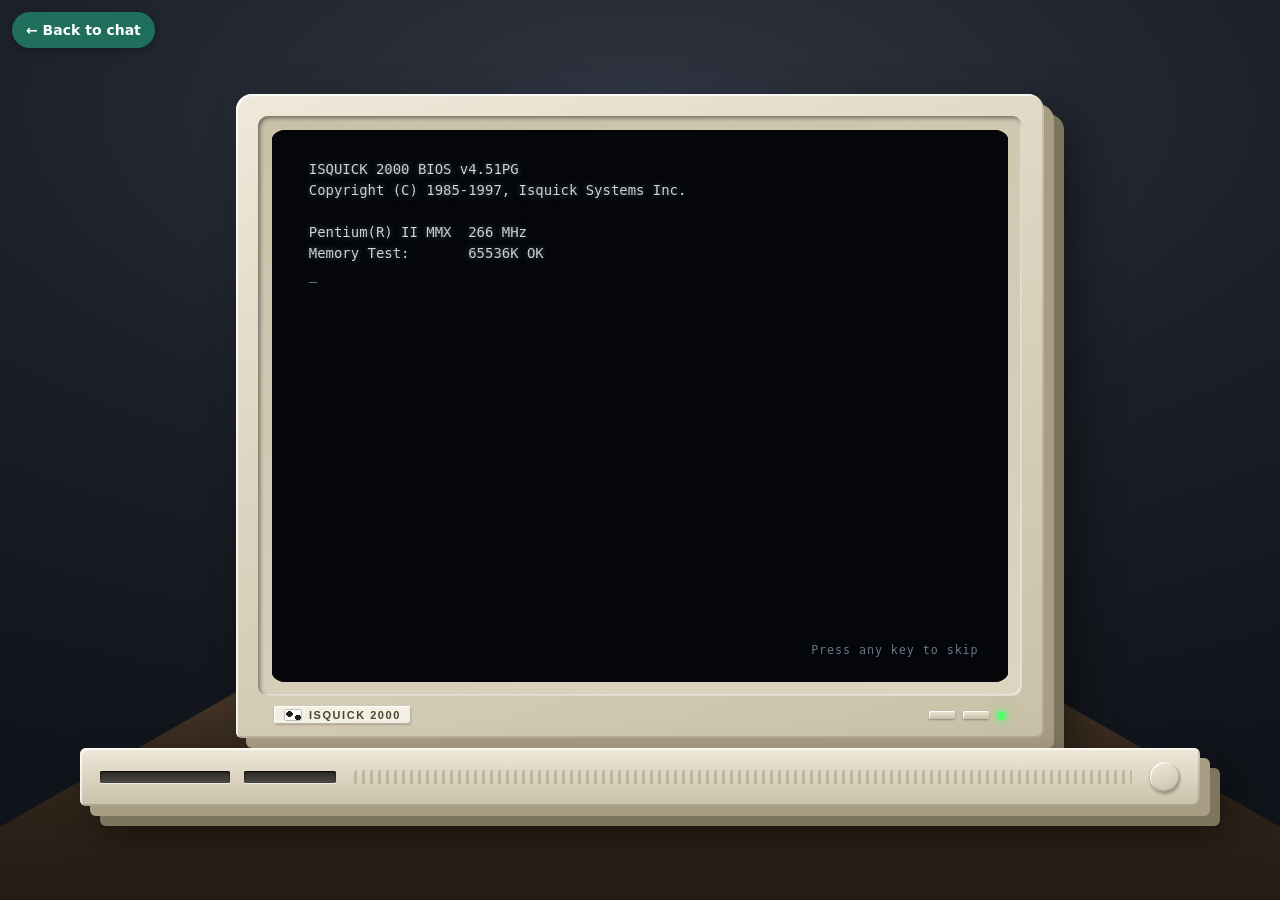
<file: retro.html>
<!DOCTYPE html>
<html lang="en-US">
<head>
<meta charset="UTF-8">
<meta name="viewport" content="width=device-width, initial-scale=1">
<title>David Isquick</title>
<meta name="description" content="David Isquick — product marketing leader across AI, developer platforms, and enterprise SaaS, and founder of Muttgrams. Resume, portfolio, and contact.">

<link rel="canonical" href="https://www.davidisquick.com/" />
<meta name="robots" content="noindex">
<link rel="icon" href="data:image/svg+xml,<svg xmlns='http://www.w3.org/2000/svg' viewBox='0 0 32 32'><rect width='32' height='32' fill='%23008080'/><rect x='4' y='6' width='24' height='16' rx='1' fill='%23ded9ca'/><rect x='6' y='8' width='20' height='12' fill='%232a6fb0'/><rect x='12' y='23' width='8' height='3' fill='%23ded9ca'/></svg>">

<meta property="og:type" content="website" />
<meta property="og:title" content="David Isquick" />
<meta property="og:description" content="Product marketing leader across AI, developer platforms, and enterprise SaaS, and founder of Muttgrams." />
<meta property="og:url" content="https://www.davidisquick.com/" />
<meta property="og:site_name" content="David Isquick" />
<meta property="og:image" content="https://www.davidisquick.com/opengraph.jpg" />
<meta property="og:locale" content="en_US" />

<link rel="stylesheet" href="retro.css">

<script async src="https://www.googletagmanager.com/gtag/js?id=G-Y3Y4WD82JZ"></script>
<script>
  window.dataLayer = window.dataLayer || [];
  function gtag(){dataLayer.push(arguments);}
  gtag('js', new Date());
  gtag('config', 'G-Y3Y4WD82JZ');
</script>
</head>
<body data-page="home">

<a class="back-to-chat" href="/">&larr; Back to chat</a>


<h1 class="visually-hidden">David Isquick — product marketing leader</h1>

<noscript>
	<div class="noscript">
		<h2>David Isquick</h2>
		<p>I&#8217;m a product marketing leader working across AI, developer platforms, and enterprise SaaS.
		I&#8217;m currently Principal Product Marketer at <a href="https://mintlify.com">Mintlify</a>.</p>
		<p>I&#8217;m also the founder of Edira LLC and the maker of
		<a href="https://muttgrams.com">Muttgrams</a>, an iOS app that sends you a daily photo from your dog
		and texts you back in their voice &#8212;
		<a href="https://apps.apple.com/us/app/muttgrams/id6759312419">free on the App Store</a>.</p>
		<p><a href="resume.pdf">Read my resume (PDF)</a> &middot; <a href="retro-portfolio.html">See my portfolio</a></p>
		<p>Find me on
			<a href="https://www.linkedin.com/in/davidisquick">LinkedIn</a>,
			<a href="https://github.com/isquick82">GitHub</a>,
			<a href="https://twitter.com/isquick">Twitter</a>, and
			<a href="https://stackoverflow.com/users/1480751/david-isquick">Stack&nbsp;Overflow</a>.</p>
		<p><a href="/">&larr; Back to the chat site</a></p>
	</div>
</noscript>

<div class="scene">
	<div class="rig">
		<div class="monitor">
			<div class="monitor__bezel">
				<div class="screen">

					<section class="layer boot" id="boot" aria-label="System startup">
						<pre class="boot__text" id="boot-text"></pre>
						<p class="boot__skip">Press any key to skip</p>
					</section>

					<section class="layer splash" id="splash" hidden aria-label="Loading">
						<p class="splash__logo">Isquick<span>96</span></p>
						<p class="splash__sub">Product Marketing Edition</p>
						<div class="splash__bar"><div class="splash__fill" id="splash-fill"></div></div>
					</section>

					<section class="layer desktop" id="desktop" hidden aria-label="Desktop"></section>

					<div class="crt" aria-hidden="true"></div>
				</div>
			</div>

			<div class="monitor__chin">
				<span class="badge"><span class="badge__cow" aria-hidden="true"></span>Isquick 2000</span>
				<span class="knobs">
					<button type="button" class="knob" data-bright="-1" aria-label="Decrease brightness" title="Brightness −"></button>
					<button type="button" class="knob" data-bright="1" aria-label="Increase brightness" title="Brightness +"></button>
					<span class="led" aria-hidden="true"></span>
				</span>
			</div>
		</div>

		<div class="case">
			<span class="drives" aria-hidden="true">
				<span class="slot slot--cd"></span>
				<span class="slot slot--floppy"></span>
			</span>
			<span class="vents" aria-hidden="true"></span>
			<button type="button" class="power-btn" aria-label="Power" title="Power"></button>
		</div>
	</div>
</div>

<!-- ---------- desktop icons ---------- -->
<ul id="icons-source" hidden>
	<li data-icon="chat" data-label="Chat with My Agent" data-href="/"></li>
	<li data-icon="computer" data-label="My Computer" data-window="mycomputer"></li>
	<li data-icon="pdf" data-label="Resume.pdf" data-window="resume"></li>
	<li data-icon="case" data-label="Portfolio" data-href="retro-portfolio.html"></li>
	<li data-icon="paw" data-label="Muttgrams" data-window="muttgrams"></li>
	<li data-icon="hamster" data-label="Hampster Dance" data-window="hamsterdance"></li>
	<li data-icon="doc" data-label="About Me" data-window="about"></li>
	<li data-icon="globe" data-label="Find Me Online" data-window="contact"></li>
	<li data-icon="bin" data-label="Recycle Bin" data-window="bin"></li>
</ul>

<!-- ---------- start menu ---------- -->
<ul id="startmenu-source" hidden>
	<li data-icon="chat" data-label="Chat with My Agent" data-href="/"></li>
	<li data-icon="pdf" data-label="Resume" data-window="resume"></li>
	<li data-icon="case" data-label="Portfolio" data-href="retro-portfolio.html"></li>
	<li data-icon="paw" data-label="Muttgrams" data-window="muttgrams"></li>
	<li data-icon="hamster" data-label="Hampster Dance" data-window="hamsterdance"></li>
	<li data-icon="doc" data-label="About Me" data-window="about"></li>
	<li data-icon="globe" data-label="Find Me Online" data-window="contact"></li>
	<li data-icon="floppy" data-label="Download Resume (PDF)" data-href="resume.pdf" data-external></li>
	<li data-icon="paw" data-label="Muttgrams (App Store)" data-href="https://apps.apple.com/us/app/muttgrams/id6759312419" data-external></li>
</ul>

<!-- ---------- window contents ---------- -->
<div id="windows-source" hidden>

	<article data-id="about" data-title="About Me" data-icon="doc" data-open
	         data-menu="File|Edit|View|Help" data-status="Ready|1 author"
	         data-w="520" data-h="500" data-x="150" data-y="34">
		<h2>Hi, I&#8217;m David Isquick.</h2>
		<p class="kicker">Product marketing leader</p>
		<p class="lede">I build go-to-market strategy for AI, developer platforms, and enterprise SaaS &#8212;
		positioning, launches, pricing narratives, and the sales motion that carries them.</p>
		<p>Right now I&#8217;m Principal Product Marketer at <a href="https://mintlify.com">Mintlify</a>.
		Before that I led product marketing for Creator and AI at Roblox, built the PMM team at
		<a href="https://www.apollographql.com">Apollo GraphQL</a>, and ran developer and product marketing
		at Optimizely and Facebook.</p>
		<p>I&#8217;m also the founder of Edira LLC, where I built and shipped
		<a href="https://muttgrams.com" target="_blank" rel="noopener">Muttgrams</a> &#8212; an iOS app that
		sends you a daily photo from your dog and texts you back in their voice. Open the Muttgrams icon on
		the desktop for the rest of it. Its sibling for cat people, <a href="https://catgrams.com" target="_blank" rel="noopener">Catgrams</a>,
		is live <a href="https://apps.apple.com/us/app/catgrams/id6797157394" target="_blank" rel="noopener">on the App Store</a> too.</p>
		<p>Twelve-plus years in, the through line is the same: make technical products legible to the people
		who buy them, and give the team a repeatable way to ship that story.</p>
		<h3>Start here</h3>
		<ul>
			<li><a href="resume.pdf">Resume</a> &#8212; two pages, current as of my move to Mintlify.</li>
			<li><a href="retro-portfolio.html">Portfolio</a> &#8212; the launches and programs behind the bullet points.</li>
			<li><a href="https://apps.apple.com/us/app/muttgrams/id6759312419" target="_blank" rel="noopener">Muttgrams</a>
			&#8212; free on the App Store, and the thing I&#8217;m proudest of shipping alone.</li>
		</ul>
	</article>

	<article data-id="muttgrams" data-title="Muttgrams" data-icon="paw"
	         data-menu="File|Edit|View|Help" data-status="Muttgrams|iOS|Edira LLC"
	         data-w="540" data-h="470" data-x="235" data-y="76">
		<h2>Muttgrams</h2>
		<p class="kicker">Founder &#183; Edira LLC</p>
		<p class="lede">Muttgrams is an iOS app that turns your dog into a text thread. Every day a photo
		&#8220;from&#8221; your pup lands in chat, and whatever you send gets a reply in their voice.</p>
		<div class="toolbar">
			<a class="btn95" href="https://apps.apple.com/us/app/muttgrams/id6759312419" target="_blank" rel="noopener">Download on the App&nbsp;Store</a>
			<a class="btn95" href="https://muttgrams.com" target="_blank" rel="noopener">muttgrams.com</a>
		</div>
		<h3>How it works</h3>
		<ul>
			<li>Add photos of your dog. Your daily Muttgram and the chat replies draw from the pictures you pick.</li>
			<li>Pick their personality &#8212; goofy, chill, sassy, or a mix &#8212; so the messages sound like
			your dog instead of a generic bot.</li>
			<li>Take care of them. Chatting earns treats, toys, and bones you can pass along to your pup.</li>
		</ul>
		<h3>Why I built it</h3>
		<p>Twelve years of marketing other people&#8217;s products left me wanting one of my own end to end,
		so I started Edira LLC and shipped Muttgrams to the App Store in July 2026: the product idea, the app,
		the AI chat, the subscription, and the marketing site. It&#8217;s a Tamagotchi crossed with a chatbot,
		and it is the shortest feedback loop I have ever had between a positioning decision and a real user.</p>
		<p class="note">Free on iPhone and iPad, with an optional Muttgrams Pro subscription.</p>
	</article>

	<article data-id="hamsterdance" data-title="THE HAMPSTER DANCE" data-icon="hamster"
	         data-menu="File|Edit|View|Help" data-status="GeoCities|Heartland/Bluffs/4157|1998"
	         data-w="580" data-h="500" data-x="160" data-y="36" data-plain>
		<div id="hamster-dance" class="hamster-dance" aria-label="The Hampster Dance">
			<div class="hamster-dance__page">
				<h1>THE HAMPSTER DANCE</h1>
				<h2>dance the night away</h2>

				<div class="hamster-dance__rows" role="img" aria-label="Rows of dancing cartoon hamsters">
					<p>
						<img src="hampster/anin.gif" alt="HUGO, BRIAN THE HAMSTER, JUSTINA" width="144" height="48"><img src="hampster/anin.gif" alt="TWISTER" width="144" height="48"><img src="hampster/anin.gif" alt="FATTY BOOM BOOM" width="144" height="48">
					</p>
					<p>
						<img src="hampster/hamu.gif" alt="SNOWBALL" width="60" height="70"><img src="hampster/hamu.gif" alt="IZZY" width="60" height="70"><img src="hampster/hamu.gif" alt="BUD" width="60" height="70"><img src="hampster/hamu.gif" alt="QUIRBY" width="60" height="70"><img src="hampster/hamu.gif" alt="TINK" width="60" height="70"><img src="hampster/hamu.gif" alt="NORBY" width="60" height="70"><img src="hampster/hamu.gif" alt="MELONHEAD" width="60" height="70"><img src="hampster/hamu.gif" alt="UNCLE EUGENE" width="60" height="70">
					</p>
					<p>
						<img src="hampster/anin.gif" alt="FIDGET, BONNIE, HENRY HOFFMAN" width="144" height="48"><img src="hampster/anin.gif" alt="BOOTY SCOOTIN, HEIDI" width="144" height="48"><img src="hampster/anin.gif" alt="EVIL FRANSTER" width="144" height="48">
					</p>
					<p>
						<img src="hampster/gerbil.gif" alt="HAMPTON HAMPSTER" width="60" height="70"><img src="hampster/gerbil.gif" alt="WEEZIE" width="60" height="70"><img src="hampster/gerbil.gif" alt="ALEX" width="60" height="70"><img src="hampster/gerbil.gif" alt="KRIS" width="60" height="70"><img src="hampster/gerbil.gif" alt="GUSGUS" width="60" height="70"><img src="hampster/gerbil.gif" alt="GEORGE THE TILTED HAMSTER" width="60" height="70"><img src="hampster/gerbil.gif" alt="SHUSHU" width="60" height="70"><img src="hampster/gerbil.gif" alt="LINKY" width="60" height="70">
					</p>
					<p>
						<img src="hampster/anin.gif" alt="SIR HAMLET, OLGA" width="144" height="48"><img src="hampster/anin.gif" alt="PIGGIE" width="144" height="48"><img src="hampster/anin.gif" alt="RATBOY" width="144" height="48">
					</p>
					<p>
						<img src="hampster/hamwalk.gif" alt="TINKY" width="53" height="74"><img src="hampster/hamwalk.gif" alt="KATIE" width="53" height="74"><img src="hampster/hamwalk.gif" alt="BUBBA" width="53" height="74"><img src="hampster/hamwalk.gif" alt="ERLINE the GRAMMIE HAMSTER" width="53" height="74"><img src="hampster/hamwalk.gif" alt="THUNDERFOOT" width="53" height="74"><img src="hampster/hamwalk.gif" alt="" width="53" height="74"><img src="hampster/hamwalk.gif" alt="" width="53" height="74"><img src="hampster/hamwalk.gif" alt="" width="53" height="74"><img src="hampster/hamwalk.gif" alt="" width="53" height="74">
					</p>
					<p>
						<img src="hampster/anin.gif" alt="MONET, the WONDER BIRD" width="144" height="48"><img src="hampster/anin.gif" alt="" width="144" height="48"><img src="hampster/anin.gif" alt="" width="144" height="48">
					</p>
					<p>
						<img src="hampster/hamu.gif" alt="HUEY" width="60" height="70"><img src="hampster/hamu.gif" alt="SHARON" width="60" height="70"><img src="hampster/hamu.gif" alt="PHYLLIS" width="60" height="70"><img src="hampster/hamu.gif" alt="" width="60" height="70"><img src="hampster/hamu.gif" alt="" width="60" height="70"><img src="hampster/hamu.gif" alt="" width="60" height="70"><img src="hampster/hamu.gif" alt="" width="60" height="70"><img src="hampster/hamu.gif" alt="" width="60" height="70">
					</p>
					<p>
						<img src="hampster/gerbil.gif" alt="HARVEY THE HAMSTER" width="60" height="70"><img src="hampster/gerbil.gif" alt="JONAN THE BARBARIAN" width="60" height="70"><img src="hampster/gerbil.gif" alt="LYNN W.(THE EDITOR)" width="60" height="70"><img src="hampster/gerbil.gif" alt="" width="60" height="70"><img src="hampster/gerbil.gif" alt="" width="60" height="70"><img src="hampster/gerbil.gif" alt="" width="60" height="70"><img src="hampster/gerbil.gif" alt="" width="60" height="70"><img src="hampster/gerbil.gif" alt="" width="60" height="70">
					</p>
				</div>

				<p class="hamster-dance__footer">
					Tribute to Deidre LaCarte&#8217;s 1998 original.
				</p>
			</div>
		</div>
	</article>

	<article data-id="resume" data-title="Resume.pdf" data-icon="pdf"
	         data-menu="File|View|Help" data-status="resume.pdf|2 pages|PDF"
	         data-w="680" data-h="560" data-x="200" data-y="46">
		<h2>Resume</h2>
		<div class="toolbar">
			<a class="btn95" href="resume.pdf" download>Download PDF</a>
			<a class="btn95" href="resume.pdf" target="_blank" rel="noopener">Open in new tab</a>
		</div>
		<iframe class="pdf-frame" src="resume.pdf#view=FitH" title="David Isquick resume, PDF preview"></iframe>
		<p class="note">Preview not loading? <a href="resume.pdf">Open the PDF directly</a>.
		Two pages: experience at Mintlify, Roblox, Apollo GraphQL, Optimizely, Facebook, and Samsung Austin
		Semiconductor, plus education and skills.</p>
	</article>

	<article data-id="contact" data-title="Find Me Online" data-icon="globe"
	         data-menu="File|Edit|Go|Help" data-status="4 shortcuts|Connected"
	         data-w="440" data-h="380" data-x="290" data-y="120">
		<h2>Find Me Online</h2>
		<p>Happy to talk positioning, developer marketing, or how to make an AI launch land.</p>
		<ul class="files">
			<li>
				<svg viewBox="0 0 32 32" aria-hidden="true"><use href="#i-mail"/></svg>
				<div>
					<h3><a href="mailto:david.isquick@gmail.com">david.isquick@gmail.com</a></h3>
					<p class="meta">Email</p>
				</div>
			</li>
			<li>
				<svg viewBox="0 0 32 32" aria-hidden="true"><use href="#i-globe"/></svg>
				<div>
					<h3><a href="https://www.linkedin.com/in/davidisquick" target="_blank" rel="noopener">linkedin.com/in/davidisquick</a></h3>
					<p class="meta">LinkedIn</p>
				</div>
			</li>
			<li>
				<svg viewBox="0 0 32 32" aria-hidden="true"><use href="#i-globe"/></svg>
				<div>
					<h3><a href="https://github.com/isquick82" target="_blank" rel="noopener">github.com/isquick82</a></h3>
					<p class="meta">GitHub</p>
				</div>
			</li>
			<li>
				<svg viewBox="0 0 32 32" aria-hidden="true"><use href="#i-globe"/></svg>
				<div>
					<h3><a href="https://twitter.com/isquick" target="_blank" rel="noopener">twitter.com/isquick</a></h3>
					<p class="meta">Twitter</p>
				</div>
			</li>
			<li>
				<svg viewBox="0 0 32 32" aria-hidden="true"><use href="#i-globe"/></svg>
				<div>
					<h3><a href="https://stackoverflow.com/users/1480751/david-isquick" target="_blank" rel="noopener">Stack Overflow</a></h3>
					<p class="meta">Stack Overflow</p>
				</div>
			</li>
		</ul>
	</article>

	<article data-id="mycomputer" data-title="My Computer" data-icon="computer"
	         data-menu="File|Edit|View|Help" data-status="3 objects|Isquick 2000"
	         data-w="470" data-h="340" data-x="330" data-y="180">
		<h2>My Computer</h2>
		<ul class="files">
			<li>
				<svg viewBox="0 0 32 32" aria-hidden="true"><use href="#i-floppy"/></svg>
				<div>
					<h3>3&frac12; Floppy (A:)</h3>
					<p class="meta">1.44 MB &middot; 1 file</p>
					<p><a href="resume.pdf">resume_FINAL_v2_reallyfinal.pdf</a></p>
				</div>
			</li>
			<li>
				<svg viewBox="0 0 32 32" aria-hidden="true"><use href="#i-case"/></svg>
				<div>
					<h3>Isquick (C:)</h3>
					<p class="meta">1.6 GB &middot; 2 folders</p>
					<p><a href="retro-portfolio.html">Portfolio</a> &middot; <a href="resume.pdf">Documents</a></p>
				</div>
			</li>
			<li>
				<svg viewBox="0 0 32 32" aria-hidden="true"><use href="#i-computer"/></svg>
				<div>
					<h3>CD-ROM (D:)</h3>
					<p class="meta">24X &middot; No disc inserted</p>
					<p>Please insert a launch plan and try again.</p>
				</div>
			</li>
		</ul>
	</article>

	<article data-id="bin" data-title="Recycle Bin" data-icon="bin"
	         data-menu="File|Edit|View|Help" data-status="3 objects|Nothing of value"
	         data-w="420" data-h="300" data-x="400" data-y="240">
		<h2>Recycle Bin</h2>
		<ul class="files">
			<li>
				<svg viewBox="0 0 32 32" aria-hidden="true"><use href="#i-doc"/></svg>
				<div><h3>synergy_messaging_v14.doc</h3><p class="meta">Deleted &middot; no survivors</p></div>
			</li>
			<li>
				<svg viewBox="0 0 32 32" aria-hidden="true"><use href="#i-doc"/></svg>
				<div><h3>we_are_the_leading_platform.ppt</h3><p class="meta">Deleted &middot; said nothing</p></div>
			</li>
			<li>
				<svg viewBox="0 0 32 32" aria-hidden="true"><use href="#i-doc"/></svg>
				<div><h3>launch_tiering_argument.eml</h3><p class="meta">Resolved &middot; see Portfolio</p></div>
			</li>
		</ul>
	</article>

</div>

<script src="desktop.js"></script>
</body>
</html>
</file>
<file: agent.css>
/* David Isquick — personal agent */

:root {
	--bg: #f6f5f1;
	--surface: #ffffff;
	--surface-2: #efede7;
	--text: #1d1e20;
	--muted: #6a6c70;
	--line: #e2dfd7;
	--accent: #1f6f5c;
	--accent-ink: #ffffff;
	--accent-soft: #e2efe9;
	--link: #1a6655;
	--online: #2fb37a;
	--shadow: 0 1px 2px rgba(20, 20, 20, .05), 0 4px 16px rgba(20, 20, 20, .04);
	--radius: 18px;
	--font: ui-sans-serif, -apple-system, BlinkMacSystemFont, "Segoe UI", Inter, Roboto, "Helvetica Neue", Arial, sans-serif;
	color-scheme: light;
}

@media (prefers-color-scheme: dark) {
	:root:not([data-theme="light"]) {
		--bg: #16171a;
		--surface: #212226;
		--surface-2: #2a2b30;
		--text: #ecebe7;
		--muted: #9b9ca1;
		--line: #33343a;
		--accent: #3ba486;
		--accent-ink: #0d1512;
		--accent-soft: #1e3530;
		--link: #6fd0b2;
		--shadow: 0 1px 2px rgba(0, 0, 0, .3);
		color-scheme: dark;
	}
}
:root[data-theme="dark"] {
	--bg: #16171a; --surface: #212226; --surface-2: #2a2b30; --text: #ecebe7; --muted: #9b9ca1;
	--line: #33343a; --accent: #3ba486; --accent-ink: #0d1512; --accent-soft: #1e3530; --link: #6fd0b2;
	--shadow: 0 1px 2px rgba(0, 0, 0, .3); color-scheme: dark;
}

*, *::before, *::after { box-sizing: border-box; }

html, body { margin: 0; }

body {
	background: var(--bg);
	color: var(--text);
	font: 16px/1.55 var(--font);
	-webkit-font-smoothing: antialiased;
	-webkit-text-size-adjust: 100%;
}

a { color: var(--link); text-underline-offset: 2px; }
a:hover { text-decoration-thickness: 2px; }

.visually-hidden {
	position: absolute !important; width: 1px; height: 1px; padding: 0; margin: -1px;
	overflow: hidden; clip: rect(0 0 0 0); white-space: nowrap; border: 0;
}

:focus-visible { outline: 2px solid var(--accent); outline-offset: 2px; }

/* ---------- shared content styles (chat bubbles + plain page) ---------- */

.kb h2, .bubble h2 { font-size: 1.12rem; line-height: 1.3; margin: 0 0 .35rem; letter-spacing: -.01em; }
.kb h3, .bubble h3 { font-size: .8rem; text-transform: uppercase; letter-spacing: .06em; color: var(--muted); margin: 1.1rem 0 .35rem; }
.kb p, .bubble p { margin: 0 0 .6rem; }
.kb ul, .bubble ul { margin: 0 0 .6rem; padding-left: 1.15rem; }
.kb li, .bubble li { margin-bottom: .35rem; }
.kicker { font-size: .78rem; font-weight: 600; letter-spacing: .05em; text-transform: uppercase; color: var(--accent); margin-bottom: .5rem !important; }
.lede { font-size: 1.02rem; }
.meta { display: block; color: var(--muted); font-size: .85rem; }
.note { color: var(--muted); font-size: .88rem; }
.bubble > :last-child, .kb > :last-child { margin-bottom: 0; }

.tags { display: flex; flex-wrap: wrap; gap: 6px; margin-top: .75rem !important; }
.tag { background: var(--accent-soft); color: var(--text); border-radius: 999px; padding: 2px 10px; font-size: .78rem; font-weight: 500; }

.timeline, .files, .links { list-style: none; padding-left: 0 !important; }
.timeline li, .files li { display: flex; flex-direction: column; padding: .55rem 0; border-top: 1px solid var(--line); margin: 0 !important; }
.timeline li:first-child, .files li:first-child { border-top: 0; padding-top: .2rem; }
.timeline span { color: var(--muted); font-size: .88rem; }
.files a { font-weight: 600; }
.files li > span:not(.meta) { font-size: .92rem; margin-top: .15rem; }
.links li { display: flex; flex-wrap: wrap; align-items: baseline; justify-content: space-between; gap: 2px 12px; padding: .45rem 0; border-top: 1px solid var(--line); margin: 0 !important; }
.links li:first-child { border-top: 0; }
.links .meta { display: inline; }

.actions { display: flex; flex-wrap: wrap; gap: 8px; margin: .8rem 0 !important; }
.btn {
	display: inline-flex; align-items: center; min-height: 40px; padding: 0 16px; border-radius: 999px;
	background: var(--accent); color: var(--accent-ink); font-weight: 600; font-size: .92rem; text-decoration: none;
	border: 1px solid var(--accent);
}
.btn:hover { filter: brightness(1.08); }
.btn--ghost { background: transparent; color: var(--link); border-color: var(--line); }

.hampsters { display: flex; flex-wrap: wrap; align-items: flex-end; gap: 2px; background: #fff; border-radius: 10px; padding: 8px; margin-top: .6rem !important; }
.hampsters img { image-rendering: pixelated; max-width: 100%; height: auto; }

/* ---------- plain page (no JavaScript, crawlers) ---------- */

.kb-page { max-width: 720px; margin: 0 auto; padding: 32px 16px 48px; }
.kb-hero h1 { font-size: 2rem; margin: 0 0 .4rem; letter-spacing: -.02em; }
.kb-hero p { color: var(--muted); margin: 0 0 1rem; }
.kb-hero nav { font-size: .92rem; margin-bottom: 1.5rem; }
.kb { background: var(--surface); border: 1px solid var(--line); border-radius: var(--radius); padding: 20px; margin-bottom: 16px; box-shadow: var(--shadow); scroll-margin-top: 16px; }
.kb-foot { color: var(--muted); font-size: .88rem; text-align: center; }

html.js .kb-page { display: none; }

/* ---------- chat app ---------- */

.app {
	display: flex; flex-direction: column;
	height: 100vh; height: 100dvh;
	max-width: 780px; margin: 0 auto;
}
.app[hidden] { display: none; }

.top {
	display: flex; align-items: center; justify-content: space-between; gap: 12px;
	padding: 12px 16px; padding-top: max(12px, env(safe-area-inset-top));
	border-bottom: 1px solid var(--line);
	background: color-mix(in srgb, var(--bg) 88%, transparent);
	backdrop-filter: blur(10px);
	position: relative; z-index: 2;
}
.who { display: flex; align-items: center; gap: 12px; min-width: 0; }
.who__name { margin: 0; font-weight: 700; font-size: 1rem; line-height: 1.2; }
.who__status { margin: 0; font-size: .8rem; color: var(--muted); display: flex; align-items: center; gap: 6px; }
.dot { width: 8px; height: 8px; border-radius: 50%; background: var(--online); box-shadow: 0 0 0 3px color-mix(in srgb, var(--online) 25%, transparent); }

.avatar {
	flex: none; width: 40px; height: 40px; border-radius: 50%;
	display: grid; place-items: center;
	background: var(--accent); color: var(--accent-ink);
	font-weight: 700; font-size: .9rem; letter-spacing: .02em;
}
.avatar--sm { width: 30px; height: 30px; font-size: .68rem; }

.top__actions { display: flex; gap: 6px; }
.icon-btn {
	display: inline-flex; align-items: center; gap: 6px; height: 36px; padding: 0 10px;
	border-radius: 999px; border: 1px solid var(--line); background: var(--surface); color: var(--text);
	font: 500 .85rem var(--font); cursor: pointer;
}
.icon-btn:hover { background: var(--surface-2); }
.icon-btn svg, .send svg { width: 18px; height: 18px; fill: none; stroke: currentColor; stroke-width: 2; stroke-linecap: round; stroke-linejoin: round; }

.log {
	flex: 1; overflow-y: auto; overscroll-behavior: contain; position: relative;
	padding: 20px 16px 8px;
	display: flex; flex-direction: column; gap: 10px;
	scroll-padding-bottom: 16px;
}

.row { display: flex; align-items: flex-end; gap: 8px; animation: rise .22s ease-out; }
.row--user { justify-content: flex-end; }
@keyframes rise { from { opacity: 0; transform: translateY(6px); } to { opacity: 1; transform: none; } }

.bubble {
	max-width: min(560px, 86%);
	padding: 10px 14px; border-radius: var(--radius);
	overflow-wrap: anywhere;
}
.bubble--bot {
	background: var(--surface); border: 1px solid var(--line); box-shadow: var(--shadow);
	border-bottom-left-radius: 6px;
}
.bubble--user {
	background: var(--accent); color: var(--accent-ink);
	border-bottom-right-radius: 6px;
}
.row--bot + .row--bot .avatar { visibility: hidden; }

.typing { display: inline-flex; gap: 4px; padding: 14px 16px; }
.typing i { width: 7px; height: 7px; border-radius: 50%; background: var(--muted); opacity: .4; animation: blink 1s infinite; }
.typing i:nth-child(2) { animation-delay: .15s; }
.typing i:nth-child(3) { animation-delay: .3s; }
@keyframes blink { 0%, 100% { opacity: .25; transform: none; } 40% { opacity: .9; transform: translateY(-2px); } }

.dock {
	padding: 8px 16px; padding-bottom: max(10px, env(safe-area-inset-bottom));
	border-top: 1px solid var(--line);
	background: var(--bg);
}

.chips {
	display: flex; gap: 8px; overflow-x: auto; padding: 4px 0 10px;
	scrollbar-width: none; -webkit-mask-image: linear-gradient(90deg, #000 92%, transparent);
	mask-image: linear-gradient(90deg, #000 92%, transparent);
}
.chips::-webkit-scrollbar { display: none; }
.chip {
	flex: none; height: 34px; padding: 0 14px; border-radius: 999px;
	border: 1px solid color-mix(in srgb, var(--accent) 45%, var(--line)); background: var(--surface); color: var(--text);
	font: 500 .86rem var(--font); cursor: pointer; white-space: nowrap;
	animation: rise .2s ease-out;
}
.chip:hover { background: var(--accent-soft); }
.chip--menu { border-style: dashed; color: var(--muted); }
.chip:last-child { margin-right: 24px; }

.composer {
	display: flex; align-items: center; gap: 8px;
	background: var(--surface); border: 1px solid var(--line); border-radius: 999px;
	padding: 5px 5px 5px 16px; box-shadow: var(--shadow);
}
.composer:focus-within { border-color: var(--accent); }
.composer input {
	flex: 1; min-width: 0; border: 0; outline: 0; background: transparent; color: var(--text);
	font: 16px var(--font); height: 38px;
}
.composer input::placeholder { color: var(--muted); }
.send {
	flex: none; width: 38px; height: 38px; border-radius: 50%; border: 0; cursor: pointer;
	display: grid; place-items: center; background: var(--accent); color: var(--accent-ink);
}
.send:hover { filter: brightness(1.08); }

.fineprint { margin: 8px 0 0; text-align: center; font-size: .74rem; color: var(--muted); }
kbd { font: inherit; border: 1px solid var(--line); border-bottom-width: 2px; border-radius: 4px; padding: 0 4px; background: var(--surface); }

/* ---------- topics dialog ---------- */

.topics {
	width: min(560px, calc(100vw - 32px)); max-height: min(80vh, 680px);
	border: 1px solid var(--line); border-radius: 20px; padding: 0;
	background: var(--surface); color: var(--text); box-shadow: 0 20px 60px rgba(0, 0, 0, .25);
}
.topics::backdrop { background: rgba(10, 10, 12, .4); backdrop-filter: blur(2px); }
.topics__head {
	position: sticky; top: 0; display: flex; align-items: center; justify-content: space-between;
	padding: 14px 16px; background: var(--surface); border-bottom: 1px solid var(--line);
}
.topics__head h2 { margin: 0; font-size: 1.05rem; }
#topics-list { padding: 4px 16px 16px; }
#topics-list h3 { font-size: .74rem; text-transform: uppercase; letter-spacing: .06em; color: var(--muted); margin: 16px 0 6px; }
#topics-list ul { list-style: none; margin: 0; padding: 0; display: grid; gap: 6px; }
.topic {
	width: 100%; text-align: left; cursor: pointer;
	display: flex; flex-direction: column; gap: 1px;
	padding: 10px 12px; border-radius: 12px; border: 1px solid var(--line); background: var(--bg); color: var(--text);
	font: .92rem var(--font);
}
.topic span { color: var(--muted); font-size: .84rem; }
.topic:hover { border-color: var(--accent); background: var(--accent-soft); }

@media (max-width: 520px) {
	.icon-btn span:not(.visually-hidden) { display: none; }
	.bubble { max-width: 90%; }
	.log { padding-top: 14px; }
}

@media (prefers-reduced-motion: reduce) {
	.row, .chip { animation: none; }
	.typing i { animation: none; }
}
</file>
<file: retro.css>
/* ==========================================================================
   Retro desktop shell — a mid-90s beige tower + CRT, rendered in 2.5D.
   The screen surface itself is never 3D-transformed so pointer math for
   window dragging stays exact.
   ========================================================================== */

:root {
	--beige-1: #efe9da;
	--beige-2: #ddd5c1;
	--beige-3: #c9c0a8;
	--beige-4: #a89d83;
	--beige-5: #7e755f;
	--beige-6: #57503f;

	--face: #c3c7cb;
	--face-lt: #dfe3e6;
	--face-hi: #ffffff;
	--face-sh: #878b8f;
	--face-dk: #000000;

	--title-a: #000082;
	--title-b: #1084d0;
	--title-ia: #7b7b7b;
	--title-ib: #b4b4b4;

	--teal: #008080;
	--selection: #000082;

	--ui-font: Tahoma, "Segoe UI", Verdana, Geneva, sans-serif;
	--mono-font: "Lucida Console", "Cascadia Mono", "DejaVu Sans Mono", monospace;

	--taskbar-h: 34px;
	--screen-brightness: 1;
}

* { box-sizing: border-box; }

/* several components set display explicitly, which would otherwise win */
[hidden] { display: none !important; }

html, body {
	height: 100%;
}

body {
	margin: 0;
	background: #14161c;
	font-family: var(--ui-font);
	color: #111;
	overflow: hidden;
}

/* ---------- the room ------------------------------------------------------ */

.scene {
	position: relative;
	height: 100%;
	display: grid;
	place-items: center;
	padding: 2vh 2vw;
	background:
		radial-gradient(120% 80% at 50% 12%, #2f3440 0%, #1b1f27 48%, #101319 100%);
	overflow: hidden;
}

/* warm CRT bloom thrown back onto the wall */
.scene::before {
	content: "";
	position: absolute;
	left: 50%;
	top: 38%;
	width: 120vmin;
	height: 90vmin;
	transform: translate(-50%, -50%);
	background: radial-gradient(closest-side, rgba(120, 190, 255, 0.16), transparent 70%);
	pointer-events: none;
}

/* desk plane, receding for a bit of depth */
.scene::after {
	content: "";
	position: absolute;
	inset: auto 0 0 0;
	height: 26vh;
	background:
		linear-gradient(180deg, #4a3a2b 0%, #33271c 40%, #241b13 100%);
	clip-path: polygon(-10% 100%, 110% 100%, 78% 0%, 22% 0%);
	pointer-events: none;
}

.rig {
	position: relative;
	z-index: 1;
	display: flex;
	flex-direction: column;
	align-items: center;
}

/* ---------- monitor ------------------------------------------------------- */

.monitor {
	position: relative;
	width: min(92vw, 1020px, calc((84vh - 150px) * 4 / 3));
	min-width: 280px;
	padding: 22px 22px 0;
	border-radius: 16px 16px 6px 6px;
	background:
		linear-gradient(160deg, var(--beige-1) 0%, var(--beige-2) 42%, var(--beige-3) 100%);
	/* stepped solid offsets read as an extruded slab rather than a flat shadow */
	box-shadow:
		inset 2px 2px 0 rgba(255, 255, 255, 0.75),
		inset -2px -2px 0 rgba(0, 0, 0, 0.12),
		10px 10px 0 var(--beige-4),
		20px 20px 0 var(--beige-5),
		26px 26px 48px rgba(0, 0, 0, 0.55);
}

.monitor__bezel {
	position: relative;
	padding: 14px;
	border-radius: 10px;
	background: linear-gradient(160deg, var(--beige-3), var(--beige-2));
	box-shadow:
		inset 2px 2px 4px rgba(0, 0, 0, 0.45),
		inset -2px -2px 0 rgba(255, 255, 255, 0.5);
}

/* ---------- screen -------------------------------------------------------- */

.screen {
	position: relative;
	aspect-ratio: 4 / 3;
	border-radius: 14px / 10px;
	background: #05070a;
	overflow: hidden;
	box-shadow:
		inset 0 0 14px rgba(0, 0, 0, 0.95),
		inset 0 0 60px rgba(0, 0, 0, 0.7);
	filter: brightness(var(--screen-brightness));
	transition: filter 0.18s ease;
}

.layer {
	position: absolute;
	inset: 0;
}

.layer[hidden] { display: none; }

/* glass: scanlines, curvature vignette, glare */
.crt {
	position: absolute;
	inset: 0;
	pointer-events: none;
	z-index: 60;
	border-radius: inherit;
	background:
		linear-gradient(120deg, rgba(255, 255, 255, 0.11) 0%, rgba(255, 255, 255, 0.04) 22%, transparent 46%),
		repeating-linear-gradient(0deg, rgba(0, 0, 0, 0.16) 0 1px, transparent 1px 3px),
		radial-gradient(130% 120% at 50% 50%, transparent 58%, rgba(0, 0, 0, 0.55) 100%);
	mix-blend-mode: multiply;
	opacity: 0.85;
}

.crt::after {
	content: "";
	position: absolute;
	inset: 0;
	background: rgba(150, 220, 255, 0.05);
	animation: flicker 5.5s steps(2, end) infinite;
}

@keyframes flicker {
	0%, 96%, 100% { opacity: 0.35; }
	97% { opacity: 0.9; }
	98% { opacity: 0.2; }
}

/* ---------- monitor chin + case ------------------------------------------- */

.monitor__chin {
	display: flex;
	align-items: center;
	justify-content: space-between;
	gap: 12px;
	padding: 10px 16px 14px;
}

.badge {
	display: inline-flex;
	align-items: center;
	gap: 7px;
	padding: 3px 10px;
	border-radius: 3px;
	background: #f3efe3;
	box-shadow: inset 1px 1px 0 #fff, inset -1px -1px 0 rgba(0, 0, 0, 0.25), 0 1px 2px rgba(0, 0, 0, 0.2);
	font-size: 11px;
	font-weight: 700;
	letter-spacing: 0.14em;
	color: #4a4436;
	text-transform: uppercase;
}

/* the cow-spot nod */
.badge__cow {
	width: 18px;
	height: 12px;
	border-radius: 2px;
	background:
		radial-gradient(closest-side, #221f1a 96%, transparent) 2px 2px / 7px 6px no-repeat,
		radial-gradient(closest-side, #221f1a 96%, transparent) 11px 6px / 6px 5px no-repeat,
		#fff;
	box-shadow: inset 0 0 0 1px rgba(0, 0, 0, 0.25);
}

.knobs {
	display: flex;
	align-items: center;
	gap: 8px;
}

.knob {
	width: 26px;
	height: 8px;
	padding: 0;
	border: 0;
	border-radius: 2px;
	background: linear-gradient(180deg, var(--beige-1), var(--beige-3));
	box-shadow: inset 1px 1px 0 #fff, 0 1px 2px rgba(0, 0, 0, 0.3);
	cursor: pointer;
}

.knob:hover {
	background: linear-gradient(180deg, #f5f0e2, var(--beige-2));
}

.knob:active {
	box-shadow: inset 1px 1px 2px rgba(0, 0, 0, 0.35), inset -1px -1px 0 rgba(255, 255, 255, 0.4);
}

.knob:focus-visible {
	outline: 1px dotted #000;
	outline-offset: 2px;
}

.led {
	width: 9px;
	height: 9px;
	border-radius: 50%;
	background: #1d3b1f;
	box-shadow: inset 0 0 2px #000;
}

body.is-on .led {
	background: #56ff6a;
	box-shadow: 0 0 8px #56ff6a, 0 0 18px rgba(86, 255, 106, 0.55);
}

body.is-off .led {
	background: #1d3b1f;
	box-shadow: inset 0 0 2px #000;
}

body.is-off {
	--screen-brightness: 0 !important;
}

body.is-off .screen {
	transition: filter 0.55s ease;
}

.power-btn {
	width: 30px;
	height: 30px;
	padding: 0;
	border: 0;
	border-radius: 50%;
	background: linear-gradient(160deg, var(--beige-1), var(--beige-3));
	box-shadow: inset 1px 1px 0 #fff, inset -1px -1px 2px rgba(0, 0, 0, 0.35), 0 2px 3px rgba(0, 0, 0, 0.3);
	cursor: pointer;
}

.power-btn:hover {
	background: linear-gradient(160deg, #f5f0e2, var(--beige-2));
}

.power-btn:active {
	box-shadow: inset 2px 2px 3px rgba(0, 0, 0, 0.4), inset -1px -1px 0 rgba(255, 255, 255, 0.35);
}

.power-btn:focus-visible {
	outline: 1px dotted #000;
	outline-offset: 2px;
}

/* ---------- power / shutdown dialog -------------------------------------- */

.power-modal {
	position: fixed;
	inset: 0;
	z-index: 200;
	display: flex;
	align-items: center;
	justify-content: center;
	padding: 24px;
	background: rgba(0, 0, 0, 0.28);
}

.power-modal[hidden] { display: none !important; }

.power-modal__dialog {
	width: min(360px, 92vw);
	background: var(--face);
	box-shadow:
		1px 1px 0 var(--face-hi),
		-1px -1px 0 var(--face-dk),
		2px 2px 0 var(--face-lt),
		-2px -2px 0 var(--face-sh),
		8px 10px 24px rgba(0, 0, 0, 0.45);
	font-family: var(--ui-font);
	color: #000;
}

.power-modal__bar {
	display: flex;
	align-items: center;
	justify-content: space-between;
	gap: 8px;
	padding: 4px 5px 4px 8px;
	background: linear-gradient(90deg, var(--title-a), var(--title-b));
	color: #fff;
	font-size: 12px;
	font-weight: 700;
}

.power-modal__body {
	padding: 16px 18px 14px;
	font-size: 13px;
	line-height: 1.45;
}

.power-modal__body > p {
	margin: 0 0 12px;
}

.power-modal__options {
	display: flex;
	flex-direction: column;
	gap: 8px;
	margin: 0 0 16px;
}

.power-modal__options label {
	display: flex;
	align-items: center;
	gap: 8px;
	cursor: pointer;
}

.power-modal__actions {
	display: flex;
	justify-content: flex-end;
	gap: 8px;
}

.safe-off {
	position: absolute;
	inset: 0;
	z-index: 55;
	display: flex;
	align-items: center;
	justify-content: center;
	padding: 24px;
	background: #000;
	color: #c0c0c0;
	font-family: var(--ui-font);
	font-size: 18px;
	text-align: center;
	letter-spacing: 0.02em;
}

.safe-off[hidden] { display: none !important; }

.safe-off strong {
	display: block;
	margin-bottom: 8px;
	color: #fff;
	font-weight: 700;
}

.safe-off span {
	font-size: 13px;
	color: #8a8a8a;
}

.case {
	position: relative;
	width: min(96vw, 1120px);
	margin-top: 10px;
	padding: 14px 20px;
	display: flex;
	align-items: center;
	justify-content: space-between;
	gap: 18px;
	border-radius: 6px;
	background: linear-gradient(180deg, var(--beige-1), var(--beige-3));
	box-shadow:
		inset 2px 2px 0 rgba(255, 255, 255, 0.7),
		inset -2px -2px 0 rgba(0, 0, 0, 0.14),
		10px 10px 0 var(--beige-4),
		20px 20px 0 var(--beige-5),
		24px 26px 42px rgba(0, 0, 0, 0.55);
}

.drives {
	display: flex;
	align-items: center;
	gap: 14px;
}

.slot {
	height: 12px;
	border-radius: 2px;
	background: linear-gradient(180deg, #2b2a26, #4d4b44);
	box-shadow: inset 0 1px 2px rgba(0, 0, 0, 0.9), 0 1px 0 rgba(255, 255, 255, 0.6);
}

.slot--floppy { width: 92px; }
.slot--cd { width: 130px; }

.vents {
	flex: 1;
	height: 14px;
	border-radius: 2px;
	background: repeating-linear-gradient(90deg, var(--beige-4) 0 3px, transparent 3px 8px);
	opacity: 0.55;
}

/* ==========================================================================
   Boot / POST
   ========================================================================== */

.boot {
	padding: 4% 5%;
	background: #04060a;
	color: #d6d9d2;
	font-family: var(--mono-font);
	font-size: clamp(9px, 1.55vmin, 16px);
	line-height: 1.5;
	z-index: 10;
}

.boot__text {
	margin: 0;
	white-space: pre-wrap;
	text-shadow: 0 0 6px rgba(190, 220, 255, 0.4);
}

.boot__text::after {
	content: "_";
	animation: blink 1s steps(1, end) infinite;
}

@keyframes blink { 50% { opacity: 0; } }

.boot__skip {
	position: absolute;
	right: 4%;
	bottom: 4%;
	margin: 0;
	color: #6d7b8d;
	font-size: clamp(8px, 1.3vmin, 13px);
	letter-spacing: 0.08em;
}

/* ---------- splash -------------------------------------------------------- */

.splash {
	display: grid;
	place-content: center;
	gap: 26px;
	justify-items: center;
	background: linear-gradient(170deg, #1f7ec4 0%, #0b4f8a 55%, #062f57 100%);
	color: #fff;
	z-index: 10;
}

.splash__logo {
	font-size: clamp(22px, 5.4vmin, 58px);
	font-weight: 800;
	letter-spacing: 0.06em;
	text-shadow: 3px 3px 0 rgba(0, 0, 0, 0.35);
}

.splash__logo span { color: #ffd34d; }

.splash__sub {
	margin: -14px 0 0;
	font-size: clamp(9px, 1.7vmin, 15px);
	letter-spacing: 0.34em;
	text-transform: uppercase;
	opacity: 0.85;
}

.splash__bar {
	width: clamp(140px, 36vmin, 330px);
	height: 16px;
	padding: 2px;
	background: #0a2a48;
	box-shadow: inset 1px 1px 0 #000, inset -1px -1px 0 rgba(255, 255, 255, 0.35);
}

.splash__fill {
	height: 100%;
	width: 0;
	background: repeating-linear-gradient(90deg, #ffd34d 0 10px, transparent 10px 13px);
	transition: width 0.22s linear;
}

/* ==========================================================================
   Desktop
   ========================================================================== */

.desktop {
	z-index: 20;
	background: var(--teal);
	font-size: 12px;
	user-select: none;
}

.desktop__area {
	position: absolute;
	inset: 0 0 var(--taskbar-h) 0;
	overflow: hidden;
}

/* ---------- icons --------------------------------------------------------- */

.icons {
	position: absolute;
	inset: 10px auto 10px 10px;
	margin: 0;
	padding: 0;
	list-style: none;
	display: grid;
	grid-auto-flow: column;
	grid-template-rows: repeat(auto-fill, 88px);
	gap: 4px 10px;
	align-content: start;
}

.icon {
	width: 86px;
	display: grid;
	justify-items: center;
	gap: 5px;
	padding: 5px 3px;
	border: 1px dotted transparent;
	background: none;
	color: #fff;
	font: inherit;
	text-align: center;
	cursor: default;
	text-decoration: none;
}

.icon svg,
.icon img {
	width: 34px;
	height: 34px;
	filter: drop-shadow(1px 1px 0 rgba(0, 0, 0, 0.45));
}

.icon img {
	object-fit: contain;
	image-rendering: pixelated;
	image-rendering: crisp-edges;
}

.icon__label {
	padding: 1px 3px;
	line-height: 1.25;
	text-shadow: 1px 1px 1px rgba(0, 0, 0, 0.7);
	word-break: break-word;
}

.icon.is-selected .icon__label {
	background: var(--selection);
	text-shadow: none;
}

.icon.is-selected {
	border-color: rgba(255, 255, 255, 0.85);
}

.icon:focus-visible {
	outline: 2px solid #fff;
	outline-offset: -2px;
}

/* ---------- windows ------------------------------------------------------- */

.win {
	position: absolute;
	display: flex;
	flex-direction: column;
	min-width: 220px;
	min-height: 120px;
	padding: 3px;
	background: var(--face);
	box-shadow:
		inset -1px -1px 0 var(--face-dk),
		inset 1px 1px 0 var(--face-hi),
		inset -2px -2px 0 var(--face-sh),
		inset 2px 2px 0 var(--face-lt),
		2px 2px 6px rgba(0, 0, 0, 0.4);
}

.win[hidden] { display: none; }

.win.is-max {
	inset: 0 !important;
	width: auto !important;
	height: auto !important;
}

.win__bar {
	display: flex;
	align-items: center;
	gap: 6px;
	padding: 3px 3px 3px 4px;
	background: linear-gradient(90deg, var(--title-ia), var(--title-ib));
	color: #d8d8d8;
	cursor: default;
}

.win.is-active .win__bar {
	background: linear-gradient(90deg, var(--title-a), var(--title-b));
	color: #fff;
}

.win__bar svg,
.win__bar img { width: 16px; height: 16px; flex: none; object-fit: contain; image-rendering: pixelated; }

.win__title {
	flex: 1;
	font-size: 12px;
	font-weight: 700;
	white-space: nowrap;
	overflow: hidden;
	text-overflow: ellipsis;
}

.win__btns { display: flex; gap: 2px; }

.btn95 {
	display: grid;
	place-items: center;
	min-width: 18px;
	height: 18px;
	padding: 0 4px;
	border: 0;
	background: var(--face);
	box-shadow:
		inset -1px -1px 0 var(--face-dk),
		inset 1px 1px 0 var(--face-hi),
		inset -2px -2px 0 var(--face-sh),
		inset 2px 2px 0 var(--face-lt);
	color: #000;
	font: 700 11px/1 var(--ui-font);
	cursor: pointer;
}

.btn95:active,
.btn95[aria-expanded="true"] {
	box-shadow:
		inset 1px 1px 0 var(--face-dk),
		inset -1px -1px 0 var(--face-hi),
		inset 2px 2px 0 var(--face-sh),
		inset -2px -2px 0 var(--face-lt);
	padding: 1px 3px 0 5px;
}

.btn95:focus-visible { outline: 1px dotted #000; outline-offset: -4px; }

.win__menu {
	display: flex;
	gap: 14px;
	padding: 2px 6px;
	font-size: 12px;
	color: #000;
}

.win__menu span { cursor: default; }
.win__menu span::first-letter { text-decoration: underline; }

.win__body {
	flex: 1;
	margin: 2px;
	padding: 14px 16px;
	background: #fff;
	box-shadow:
		inset 1px 1px 0 var(--face-sh),
		inset -1px -1px 0 var(--face-hi),
		inset 2px 2px 0 var(--face-dk),
		inset -2px -2px 0 var(--face-lt);
	overflow: auto;
	user-select: text;
	font-size: 13px;
	line-height: 1.55;
	color: #101010;
}

.win__body--plain {
	background: var(--face);
	box-shadow: none;
	padding: 10px;
}

.win__status {
	display: flex;
	gap: 4px;
	margin: 0 2px 1px;
	font-size: 11px;
	color: #222;
}

.win__status span {
	padding: 2px 6px;
	box-shadow: inset 1px 1px 0 var(--face-sh), inset -1px -1px 0 var(--face-hi);
}

.win__status span:first-child { flex: 1; }

/* ---------- content typography ------------------------------------------- */

.win__body h2 {
	margin: 0 0 4px;
	font-size: 17px;
	letter-spacing: 0.01em;
}

.win__body h3 {
	margin: 18px 0 4px;
	font-size: 13px;
	text-transform: uppercase;
	letter-spacing: 0.09em;
	color: #000082;
}

.win__body p { margin: 0 0 10px; }
.win__body ul { margin: 0 0 10px; padding-left: 20px; }
.win__body li { margin-bottom: 4px; }

.win__body a { color: #0000c8; }
.win__body a:hover { color: #cc523e; }

.lede {
	font-size: 13px;
	color: #333;
}

.kicker {
	margin: 0 0 12px;
	font-size: 11px;
	letter-spacing: 0.12em;
	text-transform: uppercase;
	color: #6a6a6a;
}

.toolbar {
	display: flex;
	flex-wrap: wrap;
	gap: 8px;
	align-items: center;
	margin-bottom: 12px;
	padding-bottom: 12px;
	border-bottom: 1px solid #d5d5d5;
}

a.btn95 {
	min-height: 24px;
	padding: 0 12px;
	color: #000;
	text-decoration: none;
	font-weight: 400;
	font-size: 12px;
}

a.btn95:hover { color: #000; }

/* ---------- hamster dance (GeoCities tribute) ---------------------------- */

.win__body--plain:has(.hamster-dance) {
	display: flex;
	flex-direction: column;
	padding: 0;
	overflow: hidden;
}

.hamster-dance {
	display: flex;
	flex-direction: column;
	flex: 1 1 auto;
	min-height: 0;
	height: 100%;
	background: #fff;
	color: #000;
	font-family: "Times New Roman", Times, serif;
}

.hamster-dance__page {
	flex: 1 1 auto;
	min-height: 0;
	padding: 8px 12px 6px;
	overflow: auto;
	text-align: center;
}

.hamster-dance__page h1 {
	margin: 0 0 2px;
	font-size: 18px;
	font-weight: bold;
	letter-spacing: 0;
	text-transform: none;
	color: #000;
}

.hamster-dance__page h2 {
	margin: 0 0 6px;
	font-size: 13px;
	font-weight: bold;
	font-style: italic;
	letter-spacing: 0;
	text-transform: none;
	color: #000;
}

.hamster-dance__rows {
	line-height: 0;
}

.hamster-dance__rows p {
	margin: 0 0 2px;
	line-height: 0;
}

.hamster-dance__rows img {
	display: inline-block;
	vertical-align: bottom;
	image-rendering: pixelated;
	image-rendering: crisp-edges;
}

.hamster-dance__footer {
	margin: 14px 0 4px;
	font-family: Tahoma, "MS Sans Serif", sans-serif;
	font-size: 11px;
	line-height: 1.45;
	color: #555;
	text-align: center;
}

.pdf-frame {
	width: 100%;
	height: min(560px, 60vh);
	border: 0;
	background: #7a7a7a;
	box-shadow: inset 0 0 0 1px #9b9b9b;
}

.note {
	margin: 10px 0 0;
	font-size: 11.5px;
	color: #666;
}

/* file-list rows, used by folders */
.files {
	margin: 0;
	padding: 0;
	list-style: none;
}

.files li {
	display: flex;
	gap: 12px;
	padding: 10px 0;
	border-bottom: 1px solid #e4e4e4;
	margin: 0;
}

.files li:last-child { border-bottom: 0; }

.files svg { width: 28px; height: 28px; flex: none; margin-top: 2px; }

.files h3 { margin: 0 0 2px; color: #000; text-transform: none; letter-spacing: 0; font-size: 14px; }

.files .meta {
	margin: 0 0 6px;
	font-size: 11px;
	letter-spacing: 0.06em;
	text-transform: uppercase;
	color: #7a7a7a;
}

.files p { margin: 0 0 6px; }

.tags { display: flex; flex-wrap: wrap; gap: 5px; }

.tag {
	padding: 1px 7px;
	background: var(--face);
	box-shadow: inset -1px -1px 0 var(--face-sh), inset 1px 1px 0 var(--face-hi);
	font-size: 11px;
	color: #202020;
}

/* ---------- taskbar ------------------------------------------------------- */

.taskbar {
	position: absolute;
	inset: auto 0 0 0;
	height: var(--taskbar-h);
	display: flex;
	align-items: center;
	gap: 4px;
	padding: 3px 4px;
	background: var(--face);
	box-shadow: inset 0 1px 0 var(--face-hi), inset 0 2px 0 var(--face-lt);
	z-index: 40;
}

.start {
	display: flex;
	align-items: center;
	gap: 5px;
	height: 26px;
	padding: 0 8px 0 5px;
	font-weight: 700;
	font-size: 12.5px;
}

.start svg { width: 18px; height: 18px; }

.tasks {
	flex: 1;
	display: flex;
	gap: 3px;
	overflow: hidden;
	margin-left: 4px;
}

.task {
	display: flex;
	align-items: center;
	gap: 5px;
	height: 26px;
	min-width: 0;
	max-width: 168px;
	padding: 0 9px;
	font-size: 12px;
	font-weight: 400;
	justify-content: flex-start;
}

.task span {
	overflow: hidden;
	text-overflow: ellipsis;
	white-space: nowrap;
}

.task svg,
.task img { width: 15px; height: 15px; flex: none; object-fit: contain; image-rendering: pixelated; }

.task.is-active {
	box-shadow:
		inset 1px 1px 0 var(--face-dk),
		inset -1px -1px 0 var(--face-hi),
		inset 2px 2px 0 var(--face-sh),
		inset -2px -2px 0 var(--face-lt);
	background-image: repeating-conic-gradient(var(--face-lt) 0% 25%, var(--face) 0% 50%);
	background-size: 4px 4px;
	font-weight: 700;
}

.tray {
	display: flex;
	align-items: center;
	gap: 8px;
	height: 26px;
	padding: 0 10px;
	box-shadow: inset 1px 1px 0 var(--face-sh), inset -1px -1px 0 var(--face-hi);
	font-size: 12px;
	font-variant-numeric: tabular-nums;
}

/* ---------- start menu ---------------------------------------------------- */

.startmenu {
	position: absolute;
	left: 4px;
	bottom: calc(var(--taskbar-h) + 2px);
	z-index: 50;
	display: flex;
	width: 236px;
	padding: 3px;
	background: var(--face);
	box-shadow:
		inset -1px -1px 0 var(--face-dk),
		inset 1px 1px 0 var(--face-hi),
		inset -2px -2px 0 var(--face-sh),
		inset 2px 2px 0 var(--face-lt),
		3px 3px 8px rgba(0, 0, 0, 0.45);
}

.startmenu[hidden] { display: none; }

.startmenu__rail {
	width: 26px;
	flex: none;
	display: flex;
	align-items: flex-end;
	justify-content: center;
	overflow: hidden;
	background: linear-gradient(180deg, #000082, #1084d0);
	color: #fff;
}

.startmenu__rail b {
	display: block;
	transform: rotate(180deg);
	writing-mode: vertical-rl;
	padding: 10px 4px;
	font-size: 15px;
	letter-spacing: 0.08em;
	line-height: 1;
}

.startmenu__rail b i { font-style: normal; color: #ffd34d; }

.startmenu ul {
	flex: 1;
	margin: 0;
	padding: 2px;
	list-style: none;
}

.startmenu li + li.sep {
	margin: 3px 2px;
	border-top: 1px solid var(--face-sh);
	border-bottom: 1px solid var(--face-hi);
	height: 0;
	padding: 0;
}

.startmenu button,
.startmenu a {
	display: flex;
	align-items: center;
	gap: 9px;
	width: 100%;
	padding: 6px 8px;
	border: 0;
	background: none;
	color: #000;
	font: 13px/1.2 var(--ui-font);
	text-align: left;
	text-decoration: none;
	cursor: default;
}

.startmenu svg,
.startmenu img { width: 22px; height: 22px; flex: none; object-fit: contain; image-rendering: pixelated; }

.startmenu button:hover,
.startmenu a:hover,
.startmenu button:focus-visible,
.startmenu a:focus-visible {
	background: var(--selection);
	color: #fff;
	outline: none;
}

/* ==========================================================================
   Responsive + motion + no-JS
   ========================================================================== */

/* On small screens windows fill the desktop, so dragging is unnecessary. */
body.is-compact .icons {
	grid-template-rows: repeat(auto-fill, 74px);
	inset: 6px auto 6px 6px;
}

body.is-compact .icon { width: 72px; font-size: 11px; }
body.is-compact .icon svg,
body.is-compact .icon img { width: 28px; height: 28px; }
body.is-compact .win__bar { cursor: default; }

/*
 * Start menu is nearly as tall as the CRT desktop on phones. Without a
 * height cap its top (and the blue Isquick rail) gets clipped by
 * .screen { overflow: hidden; border-radius: … }.
 */
body.is-compact .startmenu {
	left: 4px;
	width: min(236px, calc(100% - 10px));
	max-height: calc(100% - var(--taskbar-h) - 14px);
	overflow: hidden;
}

body.is-compact .startmenu ul {
	min-height: 0;
	overflow-x: hidden;
	overflow-y: auto;
}

body.is-compact .startmenu button,
body.is-compact .startmenu a {
	gap: 7px;
	padding: 4px 7px;
	font-size: 12px;
}

body.is-compact .startmenu svg,
body.is-compact .startmenu img { width: 18px; height: 18px; }

body.is-compact .startmenu__rail { width: 22px; }

body.is-compact .startmenu__rail b {
	padding: 8px 2px;
	font-size: 12px;
	letter-spacing: 0.06em;
}

@media (max-width: 720px) {
	.case { padding: 10px 12px; }
	.slot--cd { display: none; }
	.monitor { padding: 12px 12px 0; border-radius: 12px 12px 4px 4px; }
	.monitor__bezel { padding: 8px; }
	.monitor__chin { padding: 8px 10px 10px; }
	.badge { font-size: 9px; padding: 2px 7px; }
}

@media (prefers-reduced-motion: reduce) {
	.crt::after { animation: none; }
	.boot__text::after { animation: none; }
	.splash__fill { transition: none; }
<<<<<<< HEAD
=======
	.screen { transition: none; }
	.hamster-dance.is-dancing::before,
	.hamster-dance__marquee span,
	.hamster-dance.is-dancing .hamster--a,
	.hamster-dance.is-dancing .hamster--b,
	.hamster-dance.is-dancing .hamster--c,
	.hamster-dance.is-dancing .hamster--d {
		animation: none;
	}
>>>>>>> origin/main
}

.noscript {
	position: relative;
	z-index: 100;
	max-width: 640px;
	margin: 8vh auto;
	padding: 28px 32px;
	background: #fff;
	font-size: 15px;
	line-height: 1.6;
}

.noscript a { color: #cc523e; }

.visually-hidden {
	position: absolute;
	width: 1px;
	height: 1px;
	margin: -1px;
	padding: 0;
	overflow: hidden;
	clip: rect(0 0 0 0);
	white-space: nowrap;
	border: 0;
}

/* ---------- way back to the chat site ------------------------------------ */

.back-to-chat {
	position: fixed;
	top: max(12px, env(safe-area-inset-top));
	left: 12px;
	z-index: 1000;
	display: inline-flex;
	align-items: center;
	min-height: 36px;
	padding: 0 14px;
	border-radius: 999px;
	background: #1f6f5c;
	color: #fff;
	font: 600 14px/1 system-ui, -apple-system, "Segoe UI", sans-serif;
	text-decoration: none;
	box-shadow: 0 2px 8px rgba(0, 0, 0, .35);
}
.back-to-chat:hover { background: #185a4a; }
.back-to-chat:focus-visible { outline: 2px solid #fff; outline-offset: 2px; }
</file>
